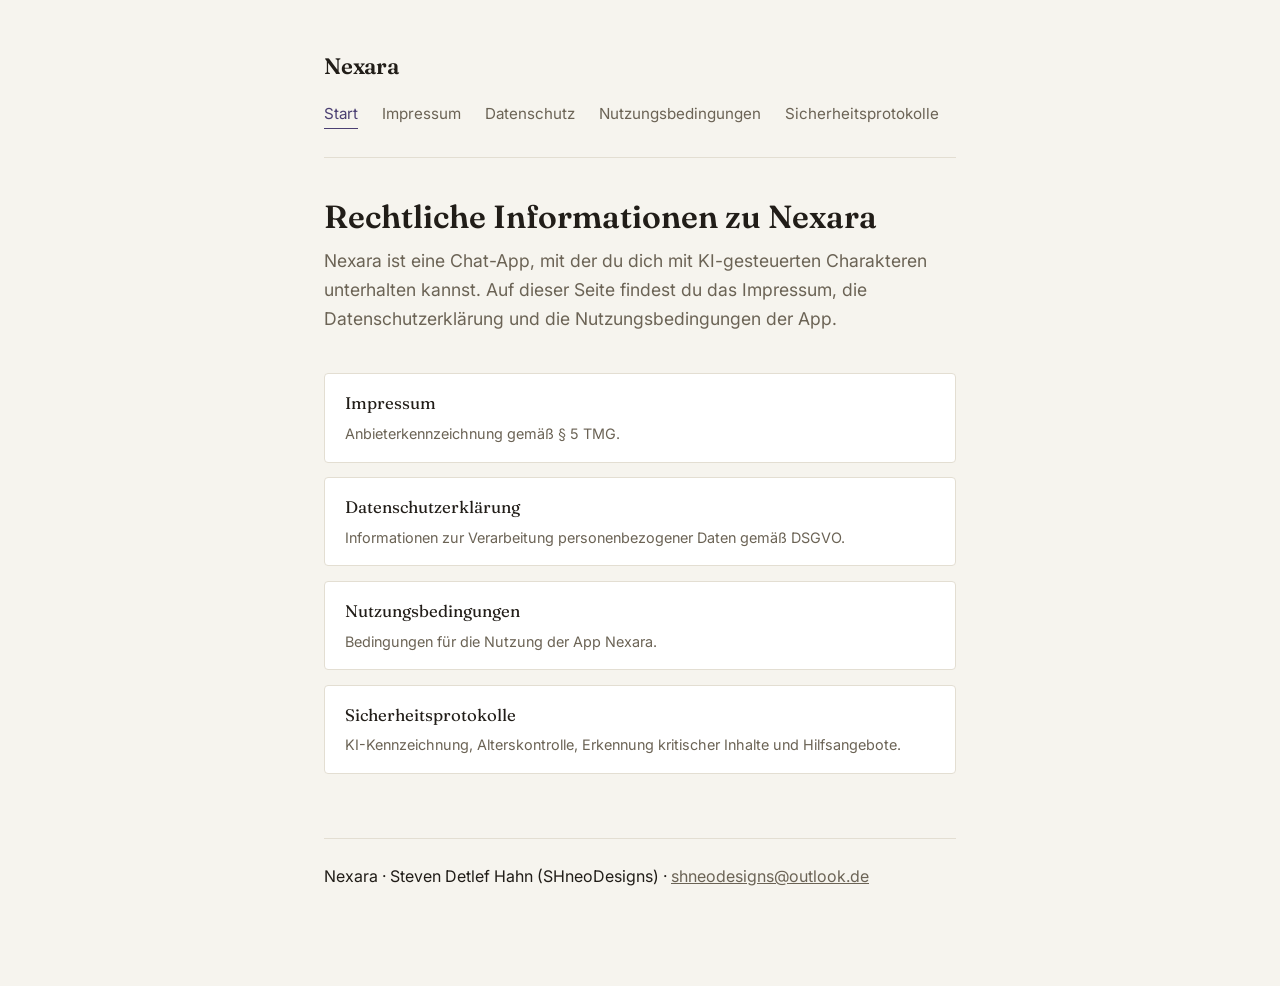
<file: index.html>
<!DOCTYPE html>
<html lang="de">
<head>
<meta charset="UTF-8">
<meta name="viewport" content="width=device-width, initial-scale=1">
<title>Nexara – Rechtliche Informationen</title>
<meta name="description" content="Impressum, Datenschutzerklärung und Nutzungsbedingungen der App Nexara.">
<link rel="preconnect" href="https://fonts.googleapis.com">
<link href="https://fonts.googleapis.com/css2?family=Fraunces:wght@500;600&family=Inter:wght@400;500&display=swap" rel="stylesheet">
<link rel="stylesheet" href="style.css">
</head>
<body>
<div class="wrap">
  <header class="site">
    <a class="wordmark" href="index.html">Nexara</a>
    <nav class="site">
      <a href="index.html" aria-current="page">Start</a>
      <a href="impressum.html">Impressum</a>
      <a href="datenschutz.html">Datenschutz</a>
      <a href="nutzungsbedingungen.html">Nutzungsbedingungen</a>
      <a href="sicherheitsprotokolle.html">Sicherheitsprotokolle</a>
    </nav>
  </header>
  <main>
    <h1>Rechtliche Informationen zu Nexara</h1>
    <p class="intro">Nexara ist eine Chat-App, mit der du dich mit KI-gesteuerten Charakteren unterhalten kannst. Auf dieser Seite findest du das Impressum, die Datenschutzerklärung und die Nutzungsbedingungen der App.</p>
    <ul class="doclist">
      <li><a href="impressum.html"><span class="label">Impressum</span><span class="desc">Anbieterkennzeichnung gemäß § 5 TMG.</span></a></li>
      <li><a href="datenschutz.html"><span class="label">Datenschutzerklärung</span><span class="desc">Informationen zur Verarbeitung personenbezogener Daten gemäß DSGVO.</span></a></li>
      <li><a href="nutzungsbedingungen.html"><span class="label">Nutzungsbedingungen</span><span class="desc">Bedingungen für die Nutzung der App Nexara.</span></a></li>
      <li><a href="sicherheitsprotokolle.html"><span class="label">Sicherheitsprotokolle</span><span class="desc">KI-Kennzeichnung, Alterskontrolle, Erkennung kritischer Inhalte und Hilfsangebote.</span></a></li>
    </ul>
  </main>
  <footer class="site">
    <p>Nexara · Steven Detlef Hahn (SHneoDesigns) · <a href="mailto:shneodesigns@outlook.de">shneodesigns@outlook.de</a></p>
  </footer>
</div>
</body>
</html>
</file>
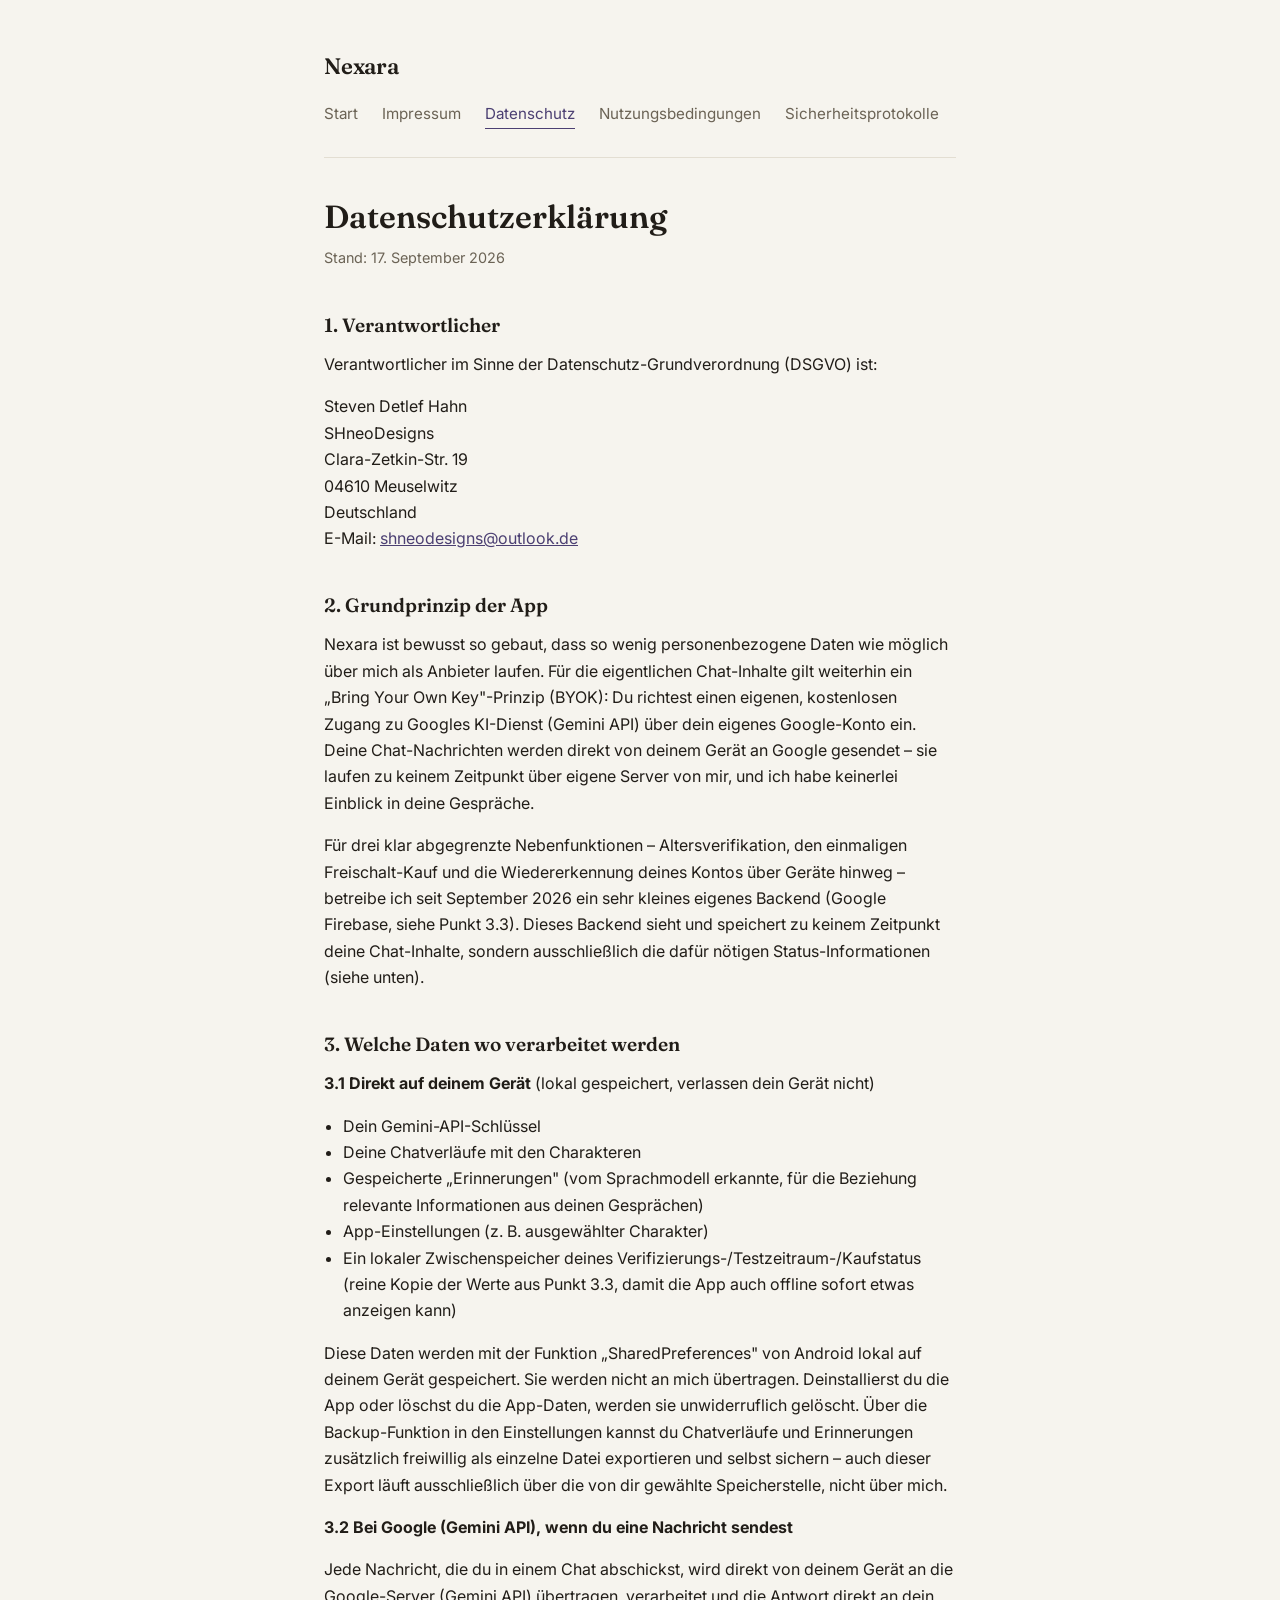
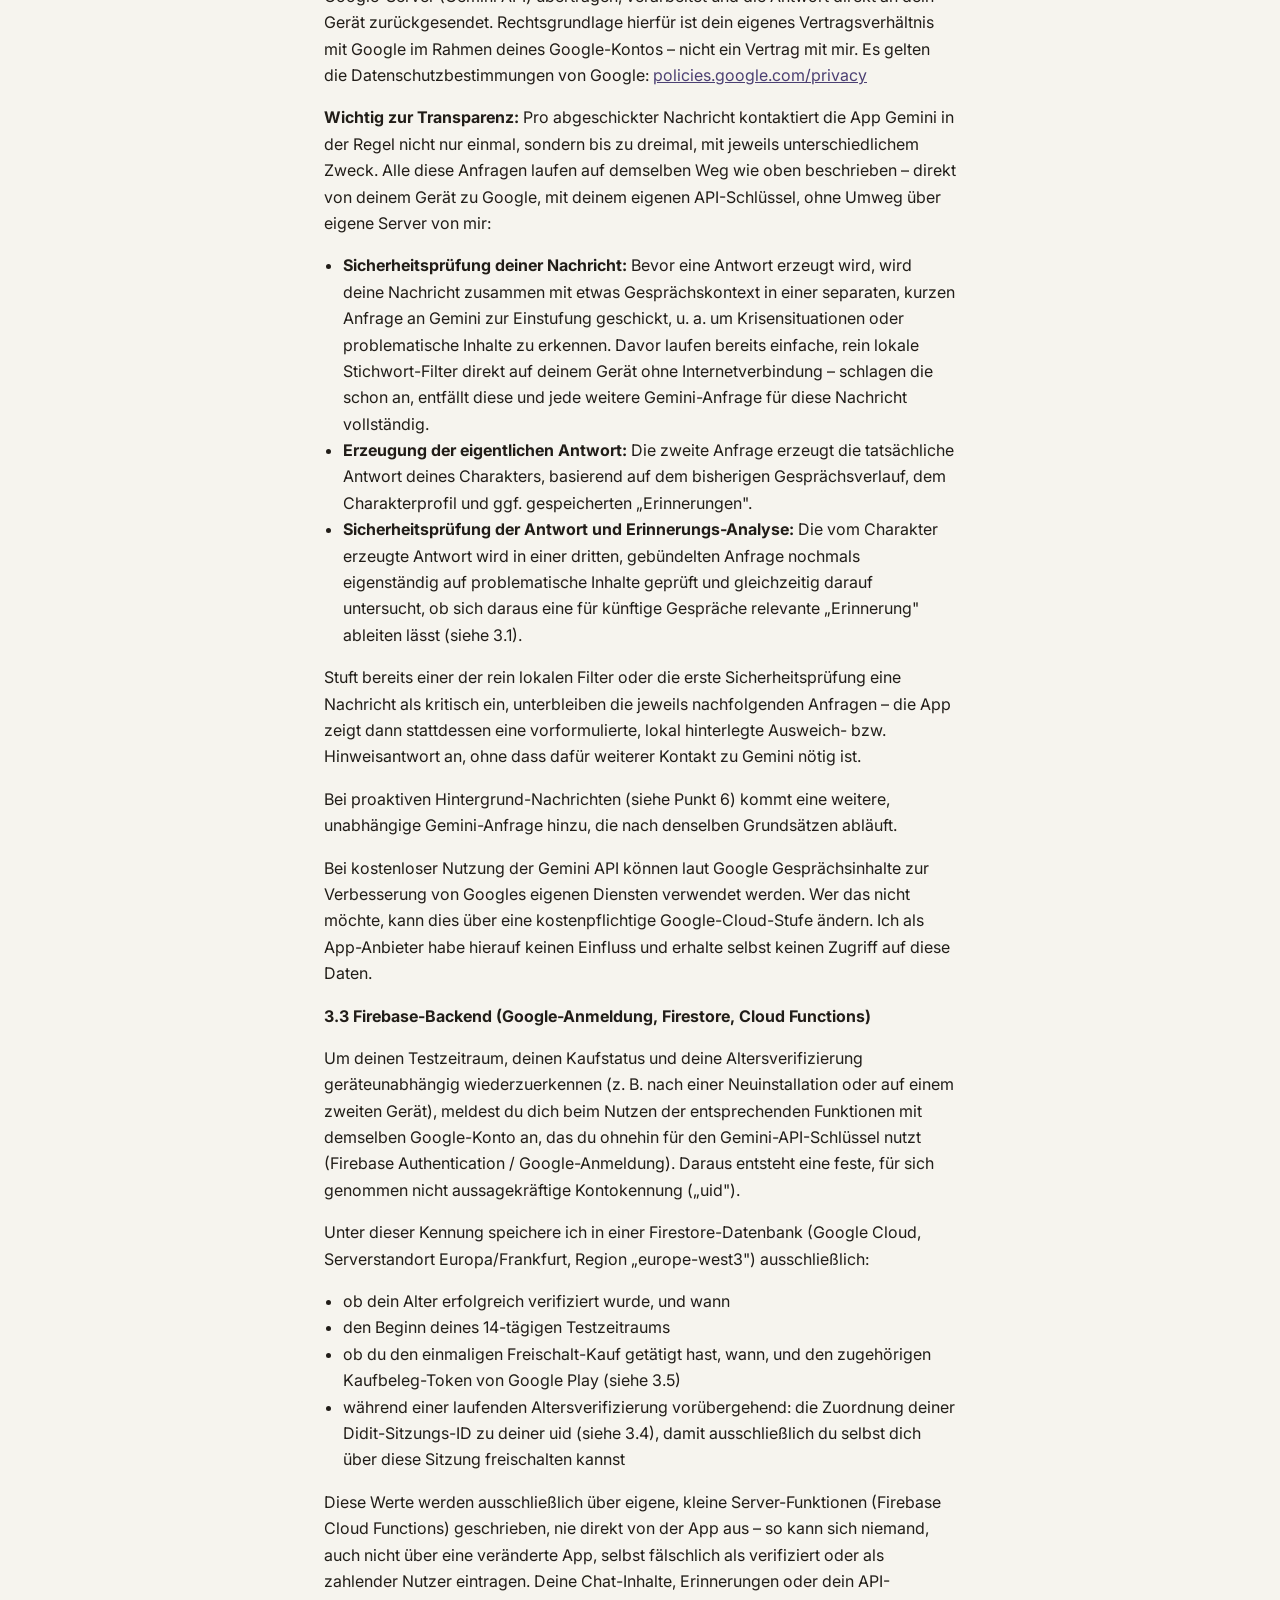
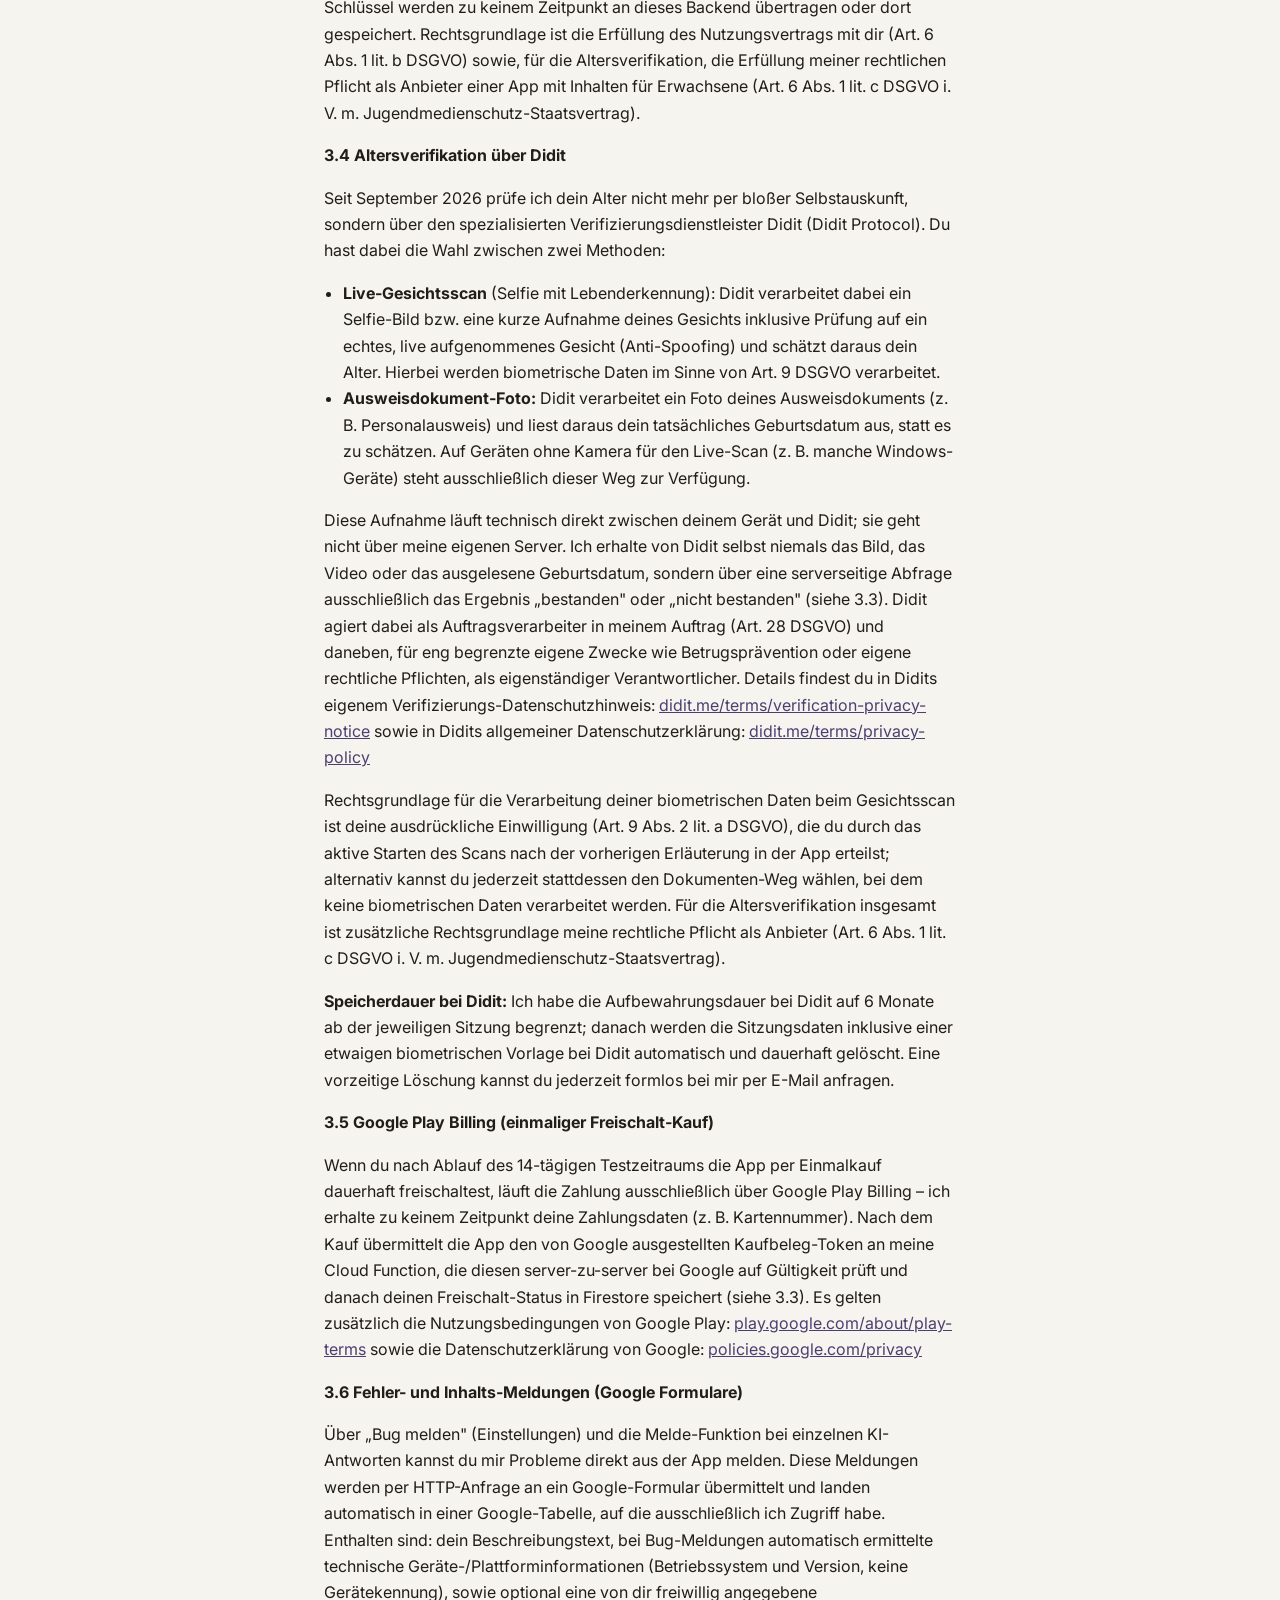
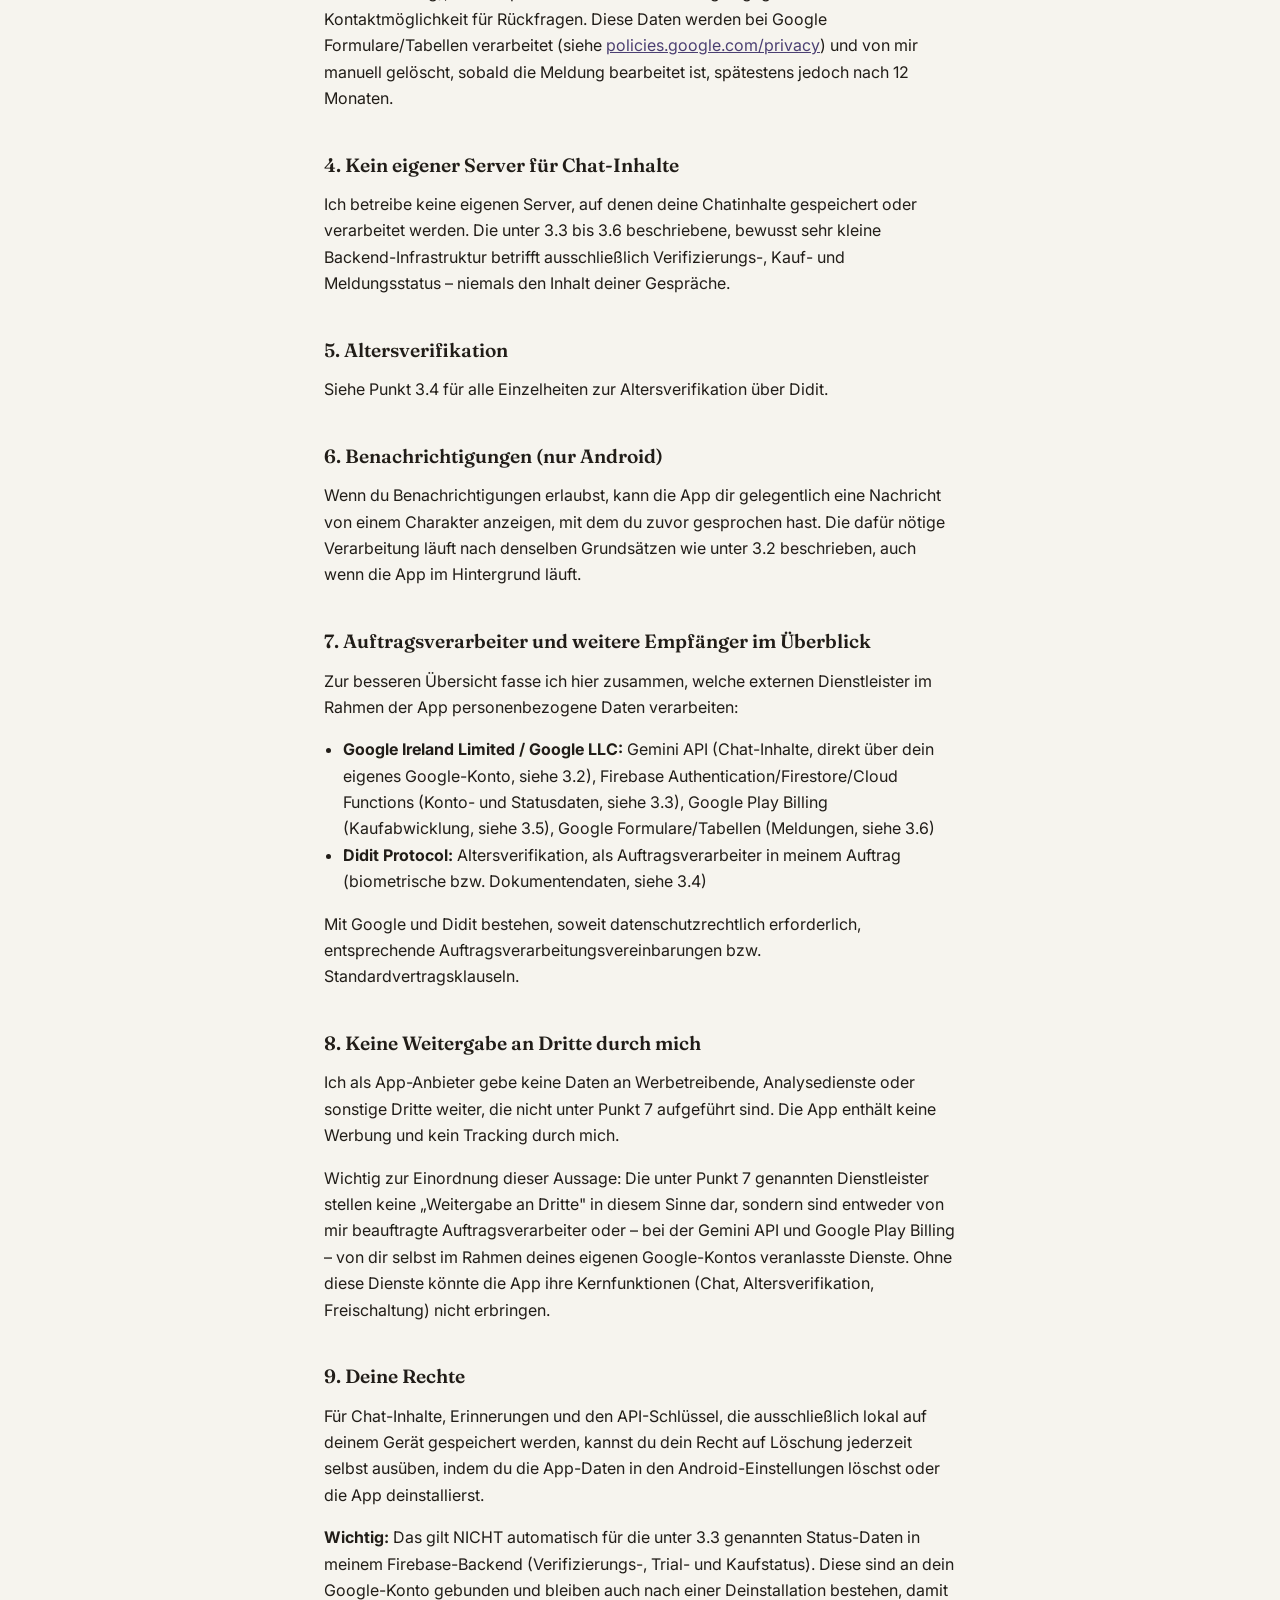
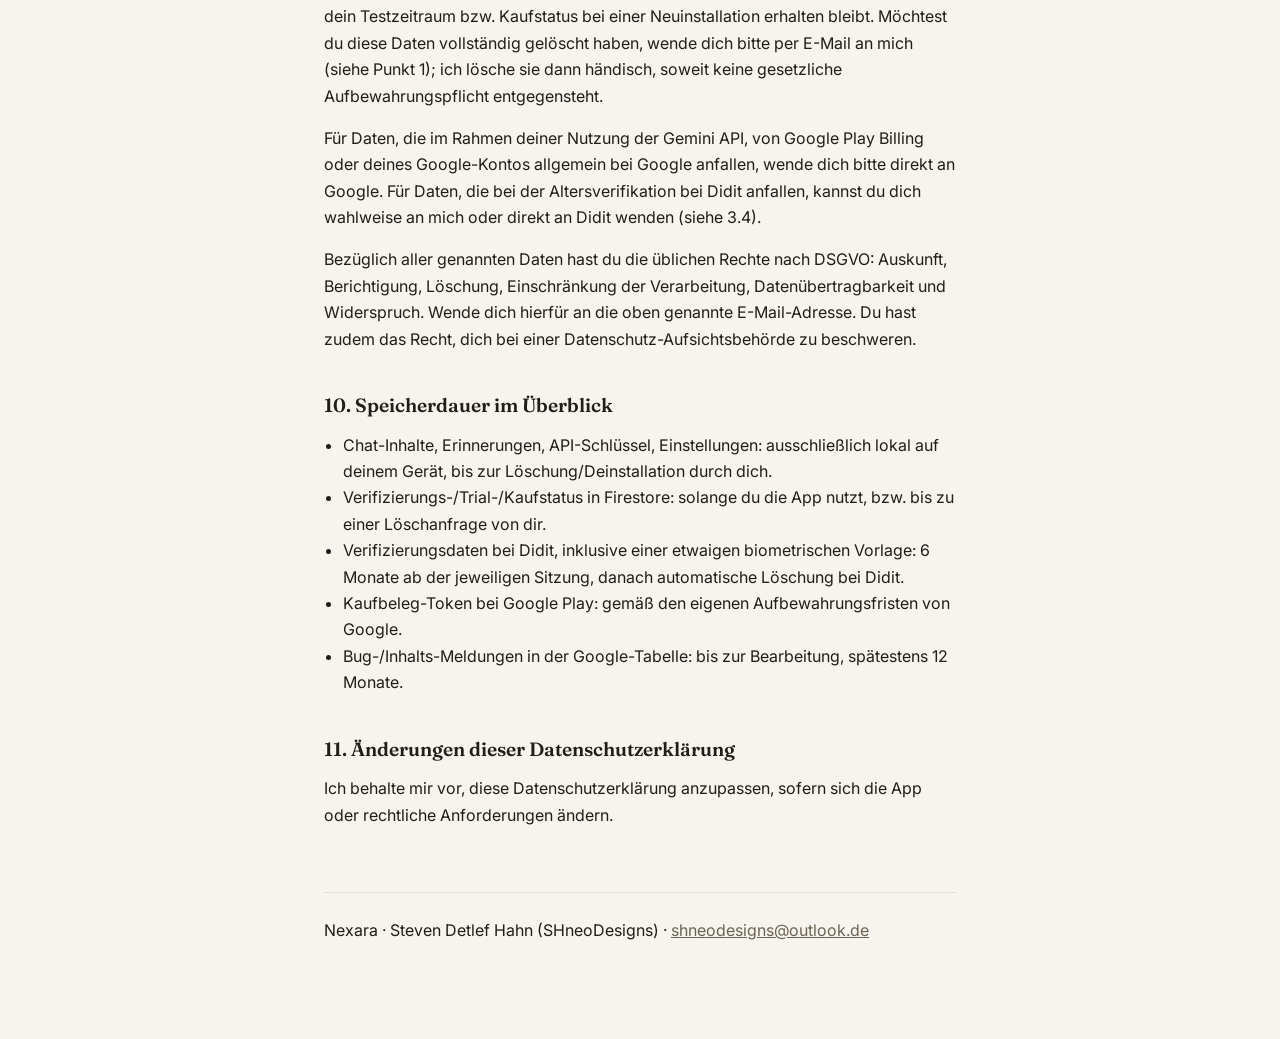
<file: datenschutz.html>
<!DOCTYPE html>
<html lang="de">
<head>
<meta charset="UTF-8">
<meta name="viewport" content="width=device-width, initial-scale=1">
<title>Datenschutzerklärung – Nexara</title>
<meta name="description" content="Datenschutzerklärung der App Nexara gemäß DSGVO.">
<link rel="preconnect" href="https://fonts.googleapis.com">
<link href="https://fonts.googleapis.com/css2?family=Fraunces:wght@500;600&family=Inter:wght@400;500&display=swap" rel="stylesheet">
<link rel="stylesheet" href="style.css">
</head>
<body>
<div class="wrap">

  <header class="site">
    <a class="wordmark" href="index.html">Nexara</a>
    <nav class="site">
      <a href="index.html">Start</a>
      <a href="impressum.html">Impressum</a>
      <a href="datenschutz.html" aria-current="page">Datenschutz</a>
      <a href="nutzungsbedingungen.html">Nutzungsbedingungen</a>
      <a href="sicherheitsprotokolle.html">Sicherheitsprotokolle</a>
    </nav>
  </header>

  <main>
    <h1>Datenschutzerklärung</h1>
    <p class="meta">Stand: 17. September 2026</p>

    <h2>1. Verantwortlicher</h2>
    <p>Verantwortlicher im Sinne der Datenschutz-Grundverordnung (DSGVO) ist:</p>
    <p>
      Steven Detlef Hahn<br>
      SHneoDesigns<br>
      Clara-Zetkin-Str. 19<br>
      04610 Meuselwitz<br>
      Deutschland<br>
      E-Mail: <a href="mailto:shneodesigns@outlook.de">shneodesigns@outlook.de</a>
    </p>

    <h2>2. Grundprinzip der App</h2>
    <p>Nexara ist bewusst so gebaut, dass so wenig personenbezogene Daten wie möglich über mich als Anbieter laufen. Für die eigentlichen Chat-Inhalte gilt weiterhin ein „Bring Your Own Key"-Prinzip (BYOK): Du richtest einen eigenen, kostenlosen Zugang zu Googles KI-Dienst (Gemini API) über dein eigenes Google-Konto ein. Deine Chat-Nachrichten werden direkt von deinem Gerät an Google gesendet – sie laufen zu keinem Zeitpunkt über eigene Server von mir, und ich habe keinerlei Einblick in deine Gespräche.</p>
    <p>Für drei klar abgegrenzte Nebenfunktionen – Altersverifikation, den einmaligen Freischalt-Kauf und die Wiedererkennung deines Kontos über Geräte hinweg – betreibe ich seit September 2026 ein sehr kleines eigenes Backend (Google Firebase, siehe Punkt 3.3). Dieses Backend sieht und speichert zu keinem Zeitpunkt deine Chat-Inhalte, sondern ausschließlich die dafür nötigen Status-Informationen (siehe unten).</p>

    <h2>3. Welche Daten wo verarbeitet werden</h2>
    <p><strong>3.1 Direkt auf deinem Gerät</strong> (lokal gespeichert, verlassen dein Gerät nicht)</p>
    <ul>
      <li>Dein Gemini-API-Schlüssel</li>
      <li>Deine Chatverläufe mit den Charakteren</li>
      <li>Gespeicherte „Erinnerungen" (vom Sprachmodell erkannte, für die Beziehung relevante Informationen aus deinen Gesprächen)</li>
      <li>App-Einstellungen (z. B. ausgewählter Charakter)</li>
      <li>Ein lokaler Zwischenspeicher deines Verifizierungs-/Testzeitraum-/Kaufstatus (reine Kopie der Werte aus Punkt 3.3, damit die App auch offline sofort etwas anzeigen kann)</li>
    </ul>
    <p>Diese Daten werden mit der Funktion „SharedPreferences" von Android lokal auf deinem Gerät gespeichert. Sie werden nicht an mich übertragen. Deinstallierst du die App oder löschst du die App-Daten, werden sie unwiderruflich gelöscht. Über die Backup-Funktion in den Einstellungen kannst du Chatverläufe und Erinnerungen zusätzlich freiwillig als einzelne Datei exportieren und selbst sichern – auch dieser Export läuft ausschließlich über die von dir gewählte Speicherstelle, nicht über mich.</p>

    <p><strong>3.2 Bei Google (Gemini API), wenn du eine Nachricht sendest</strong></p>
    <p>Jede Nachricht, die du in einem Chat abschickst, wird direkt von deinem Gerät an die Google-Server (Gemini API) übertragen, verarbeitet und die Antwort direkt an dein Gerät zurückgesendet. Rechtsgrundlage hierfür ist dein eigenes Vertragsverhältnis mit Google im Rahmen deines Google-Kontos – nicht ein Vertrag mit mir. Es gelten die Datenschutzbestimmungen von Google: <a href="https://policies.google.com/privacy" target="_blank" rel="noopener">policies.google.com/privacy</a></p>

    <p><strong>Wichtig zur Transparenz:</strong> Pro abgeschickter Nachricht kontaktiert die App Gemini in der Regel nicht nur einmal, sondern bis zu dreimal, mit jeweils unterschiedlichem Zweck. Alle diese Anfragen laufen auf demselben Weg wie oben beschrieben – direkt von deinem Gerät zu Google, mit deinem eigenen API-Schlüssel, ohne Umweg über eigene Server von mir:</p>
    <ul>
      <li><strong>Sicherheitsprüfung deiner Nachricht:</strong> Bevor eine Antwort erzeugt wird, wird deine Nachricht zusammen mit etwas Gesprächskontext in einer separaten, kurzen Anfrage an Gemini zur Einstufung geschickt, u. a. um Krisensituationen oder problematische Inhalte zu erkennen. Davor laufen bereits einfache, rein lokale Stichwort-Filter direkt auf deinem Gerät ohne Internetverbindung – schlagen die schon an, entfällt diese und jede weitere Gemini-Anfrage für diese Nachricht vollständig.</li>
      <li><strong>Erzeugung der eigentlichen Antwort:</strong> Die zweite Anfrage erzeugt die tatsächliche Antwort deines Charakters, basierend auf dem bisherigen Gesprächsverlauf, dem Charakterprofil und ggf. gespeicherten „Erinnerungen".</li>
      <li><strong>Sicherheitsprüfung der Antwort und Erinnerungs-Analyse:</strong> Die vom Charakter erzeugte Antwort wird in einer dritten, gebündelten Anfrage nochmals eigenständig auf problematische Inhalte geprüft und gleichzeitig darauf untersucht, ob sich daraus eine für künftige Gespräche relevante „Erinnerung" ableiten lässt (siehe 3.1).</li>
    </ul>
    <p>Stuft bereits einer der rein lokalen Filter oder die erste Sicherheitsprüfung eine Nachricht als kritisch ein, unterbleiben die jeweils nachfolgenden Anfragen – die App zeigt dann stattdessen eine vorformulierte, lokal hinterlegte Ausweich- bzw. Hinweisantwort an, ohne dass dafür weiterer Kontakt zu Gemini nötig ist.</p>
    <p>Bei proaktiven Hintergrund-Nachrichten (siehe Punkt 6) kommt eine weitere, unabhängige Gemini-Anfrage hinzu, die nach denselben Grundsätzen abläuft.</p>
    <p>Bei kostenloser Nutzung der Gemini API können laut Google Gesprächsinhalte zur Verbesserung von Googles eigenen Diensten verwendet werden. Wer das nicht möchte, kann dies über eine kostenpflichtige Google-Cloud-Stufe ändern. Ich als App-Anbieter habe hierauf keinen Einfluss und erhalte selbst keinen Zugriff auf diese Daten.</p>

    <p><strong>3.3 Firebase-Backend (Google-Anmeldung, Firestore, Cloud Functions)</strong></p>
    <p>Um deinen Testzeitraum, deinen Kaufstatus und deine Altersverifizierung geräteunabhängig wiederzuerkennen (z. B. nach einer Neuinstallation oder auf einem zweiten Gerät), meldest du dich beim Nutzen der entsprechenden Funktionen mit demselben Google-Konto an, das du ohnehin für den Gemini-API-Schlüssel nutzt (Firebase Authentication / Google-Anmeldung). Daraus entsteht eine feste, für sich genommen nicht aussagekräftige Kontokennung („uid").</p>
    <p>Unter dieser Kennung speichere ich in einer Firestore-Datenbank (Google Cloud, Serverstandort Europa/Frankfurt, Region „europe-west3") ausschließlich:</p>
    <ul>
      <li>ob dein Alter erfolgreich verifiziert wurde, und wann</li>
      <li>den Beginn deines 14-tägigen Testzeitraums</li>
      <li>ob du den einmaligen Freischalt-Kauf getätigt hast, wann, und den zugehörigen Kaufbeleg-Token von Google Play (siehe 3.5)</li>
      <li>während einer laufenden Altersverifizierung vorübergehend: die Zuordnung deiner Didit-Sitzungs-ID zu deiner uid (siehe 3.4), damit ausschließlich du selbst dich über diese Sitzung freischalten kannst</li>
    </ul>
    <p>Diese Werte werden ausschließlich über eigene, kleine Server-Funktionen (Firebase Cloud Functions) geschrieben, nie direkt von der App aus – so kann sich niemand, auch nicht über eine veränderte App, selbst fälschlich als verifiziert oder als zahlender Nutzer eintragen. Deine Chat-Inhalte, Erinnerungen oder dein API-Schlüssel werden zu keinem Zeitpunkt an dieses Backend übertragen oder dort gespeichert. Rechtsgrundlage ist die Erfüllung des Nutzungsvertrags mit dir (Art. 6 Abs. 1 lit. b DSGVO) sowie, für die Altersverifikation, die Erfüllung meiner rechtlichen Pflicht als Anbieter einer App mit Inhalten für Erwachsene (Art. 6 Abs. 1 lit. c DSGVO i. V. m. Jugendmedienschutz-Staatsvertrag).</p>

    <p><strong>3.4 Altersverifikation über Didit</strong></p>
    <p>Seit September 2026 prüfe ich dein Alter nicht mehr per bloßer Selbstauskunft, sondern über den spezialisierten Verifizierungsdienstleister Didit (Didit Protocol). Du hast dabei die Wahl zwischen zwei Methoden:</p>
    <ul>
      <li><strong>Live-Gesichtsscan</strong> (Selfie mit Lebenderkennung): Didit verarbeitet dabei ein Selfie-Bild bzw. eine kurze Aufnahme deines Gesichts inklusive Prüfung auf ein echtes, live aufgenommenes Gesicht (Anti-Spoofing) und schätzt daraus dein Alter. Hierbei werden biometrische Daten im Sinne von Art. 9 DSGVO verarbeitet.</li>
      <li><strong>Ausweisdokument-Foto:</strong> Didit verarbeitet ein Foto deines Ausweisdokuments (z. B. Personalausweis) und liest daraus dein tatsächliches Geburtsdatum aus, statt es zu schätzen. Auf Geräten ohne Kamera für den Live-Scan (z. B. manche Windows-Geräte) steht ausschließlich dieser Weg zur Verfügung.</li>
    </ul>
    <p>Diese Aufnahme läuft technisch direkt zwischen deinem Gerät und Didit; sie geht nicht über meine eigenen Server. Ich erhalte von Didit selbst niemals das Bild, das Video oder das ausgelesene Geburtsdatum, sondern über eine serverseitige Abfrage ausschließlich das Ergebnis „bestanden" oder „nicht bestanden" (siehe 3.3). Didit agiert dabei als Auftragsverarbeiter in meinem Auftrag (Art. 28 DSGVO) und daneben, für eng begrenzte eigene Zwecke wie Betrugsprävention oder eigene rechtliche Pflichten, als eigenständiger Verantwortlicher. Details findest du in Didits eigenem Verifizierungs-Datenschutzhinweis: <a href="https://didit.me/terms/verification-privacy-notice/" target="_blank" rel="noopener">didit.me/terms/verification-privacy-notice</a> sowie in Didits allgemeiner Datenschutzerklärung: <a href="https://didit.me/terms/privacy-policy/" target="_blank" rel="noopener">didit.me/terms/privacy-policy</a></p>
    <p>Rechtsgrundlage für die Verarbeitung deiner biometrischen Daten beim Gesichtsscan ist deine ausdrückliche Einwilligung (Art. 9 Abs. 2 lit. a DSGVO), die du durch das aktive Starten des Scans nach der vorherigen Erläuterung in der App erteilst; alternativ kannst du jederzeit stattdessen den Dokumenten-Weg wählen, bei dem keine biometrischen Daten verarbeitet werden. Für die Altersverifikation insgesamt ist zusätzliche Rechtsgrundlage meine rechtliche Pflicht als Anbieter (Art. 6 Abs. 1 lit. c DSGVO i. V. m. Jugendmedienschutz-Staatsvertrag).</p>
    <p><strong>Speicherdauer bei Didit:</strong> Ich habe die Aufbewahrungsdauer bei Didit auf 6 Monate ab der jeweiligen Sitzung begrenzt; danach werden die Sitzungsdaten inklusive einer etwaigen biometrischen Vorlage bei Didit automatisch und dauerhaft gelöscht. Eine vorzeitige Löschung kannst du jederzeit formlos bei mir per E-Mail anfragen.</p>

    <p><strong>3.5 Google Play Billing (einmaliger Freischalt-Kauf)</strong></p>
    <p>Wenn du nach Ablauf des 14-tägigen Testzeitraums die App per Einmalkauf dauerhaft freischaltest, läuft die Zahlung ausschließlich über Google Play Billing – ich erhalte zu keinem Zeitpunkt deine Zahlungsdaten (z. B. Kartennummer). Nach dem Kauf übermittelt die App den von Google ausgestellten Kaufbeleg-Token an meine Cloud Function, die diesen server-zu-server bei Google auf Gültigkeit prüft und danach deinen Freischalt-Status in Firestore speichert (siehe 3.3). Es gelten zusätzlich die Nutzungsbedingungen von Google Play: <a href="https://play.google.com/about/play-terms/" target="_blank" rel="noopener">play.google.com/about/play-terms</a> sowie die Datenschutzerklärung von Google: <a href="https://policies.google.com/privacy" target="_blank" rel="noopener">policies.google.com/privacy</a></p>
    <p><strong>3.6 Fehler- und Inhalts-Meldungen (Google Formulare)</strong></p>
    <p>Über „Bug melden" (Einstellungen) und die Melde-Funktion bei einzelnen KI-Antworten kannst du mir Probleme direkt aus der App melden. Diese Meldungen werden per HTTP-Anfrage an ein Google-Formular übermittelt und landen automatisch in einer Google-Tabelle, auf die ausschließlich ich Zugriff habe. Enthalten sind: dein Beschreibungstext, bei Bug-Meldungen automatisch ermittelte technische Geräte-/Plattforminformationen (Betriebssystem und Version, keine Gerätekennung), sowie optional eine von dir freiwillig angegebene Kontaktmöglichkeit für Rückfragen. Diese Daten werden bei Google Formulare/Tabellen verarbeitet (siehe <a href="https://policies.google.com/privacy" target="_blank" rel="noopener">policies.google.com/privacy</a>) und von mir manuell gelöscht, sobald die Meldung bearbeitet ist, spätestens jedoch nach 12 Monaten.</p>

    <h2>4. Kein eigener Server für Chat-Inhalte</h2>
    <p>Ich betreibe keine eigenen Server, auf denen deine Chatinhalte gespeichert oder verarbeitet werden. Die unter 3.3 bis 3.6 beschriebene, bewusst sehr kleine Backend-Infrastruktur betrifft ausschließlich Verifizierungs-, Kauf- und Meldungsstatus – niemals den Inhalt deiner Gespräche.</p>

    <h2>5. Altersverifikation</h2>
    <p>Siehe Punkt 3.4 für alle Einzelheiten zur Altersverifikation über Didit.</p>
    <h2>6. Benachrichtigungen (nur Android)</h2>
    <p>Wenn du Benachrichtigungen erlaubst, kann die App dir gelegentlich eine Nachricht von einem Charakter anzeigen, mit dem du zuvor gesprochen hast. Die dafür nötige Verarbeitung läuft nach denselben Grundsätzen wie unter 3.2 beschrieben, auch wenn die App im Hintergrund läuft.</p>

    <h2>7. Auftragsverarbeiter und weitere Empfänger im Überblick</h2>
    <p>Zur besseren Übersicht fasse ich hier zusammen, welche externen Dienstleister im Rahmen der App personenbezogene Daten verarbeiten:</p>
    <ul>
      <li><strong>Google Ireland Limited / Google LLC:</strong> Gemini API (Chat-Inhalte, direkt über dein eigenes Google-Konto, siehe 3.2), Firebase Authentication/Firestore/Cloud Functions (Konto- und Statusdaten, siehe 3.3), Google Play Billing (Kaufabwicklung, siehe 3.5), Google Formulare/Tabellen (Meldungen, siehe 3.6)</li>
      <li><strong>Didit Protocol:</strong> Altersverifikation, als Auftragsverarbeiter in meinem Auftrag (biometrische bzw. Dokumentendaten, siehe 3.4)</li>
    </ul>
    <p>Mit Google und Didit bestehen, soweit datenschutzrechtlich erforderlich, entsprechende Auftragsverarbeitungsvereinbarungen bzw. Standardvertragsklauseln.</p>
    <h2>8. Keine Weitergabe an Dritte durch mich</h2>
    <p>Ich als App-Anbieter gebe keine Daten an Werbetreibende, Analysedienste oder sonstige Dritte weiter, die nicht unter Punkt 7 aufgeführt sind. Die App enthält keine Werbung und kein Tracking durch mich.</p>
    <p>Wichtig zur Einordnung dieser Aussage: Die unter Punkt 7 genannten Dienstleister stellen keine „Weitergabe an Dritte" in diesem Sinne dar, sondern sind entweder von mir beauftragte Auftragsverarbeiter oder – bei der Gemini API und Google Play Billing – von dir selbst im Rahmen deines eigenen Google-Kontos veranlasste Dienste. Ohne diese Dienste könnte die App ihre Kernfunktionen (Chat, Altersverifikation, Freischaltung) nicht erbringen.</p>

    <h2>9. Deine Rechte</h2>
    <p>Für Chat-Inhalte, Erinnerungen und den API-Schlüssel, die ausschließlich lokal auf deinem Gerät gespeichert werden, kannst du dein Recht auf Löschung jederzeit selbst ausüben, indem du die App-Daten in den Android-Einstellungen löschst oder die App deinstallierst.</p>
    <p><strong>Wichtig:</strong> Das gilt NICHT automatisch für die unter 3.3 genannten Status-Daten in meinem Firebase-Backend (Verifizierungs-, Trial- und Kaufstatus). Diese sind an dein Google-Konto gebunden und bleiben auch nach einer Deinstallation bestehen, damit dein Testzeitraum bzw. Kaufstatus bei einer Neuinstallation erhalten bleibt. Möchtest du diese Daten vollständig gelöscht haben, wende dich bitte per E-Mail an mich (siehe Punkt 1); ich lösche sie dann händisch, soweit keine gesetzliche Aufbewahrungspflicht entgegensteht.</p>
    <p>Für Daten, die im Rahmen deiner Nutzung der Gemini API, von Google Play Billing oder deines Google-Kontos allgemein bei Google anfallen, wende dich bitte direkt an Google. Für Daten, die bei der Altersverifikation bei Didit anfallen, kannst du dich wahlweise an mich oder direkt an Didit wenden (siehe 3.4).</p>
    <p>Bezüglich aller genannten Daten hast du die üblichen Rechte nach DSGVO: Auskunft, Berichtigung, Löschung, Einschränkung der Verarbeitung, Datenübertragbarkeit und Widerspruch. Wende dich hierfür an die oben genannte E-Mail-Adresse. Du hast zudem das Recht, dich bei einer Datenschutz-Aufsichtsbehörde zu beschweren.</p>
    <h2>10. Speicherdauer im Überblick</h2>
    <ul>
      <li>Chat-Inhalte, Erinnerungen, API-Schlüssel, Einstellungen: ausschließlich lokal auf deinem Gerät, bis zur Löschung/Deinstallation durch dich.</li>
      <li>Verifizierungs-/Trial-/Kaufstatus in Firestore: solange du die App nutzt, bzw. bis zu einer Löschanfrage von dir.</li>
      <li>Verifizierungsdaten bei Didit, inklusive einer etwaigen biometrischen Vorlage: 6 Monate ab der jeweiligen Sitzung, danach automatische Löschung bei Didit.</li>
      <li>Kaufbeleg-Token bei Google Play: gemäß den eigenen Aufbewahrungsfristen von Google.</li>
      <li>Bug-/Inhalts-Meldungen in der Google-Tabelle: bis zur Bearbeitung, spätestens 12 Monate.</li>
    </ul>

    <h2>11. Änderungen dieser Datenschutzerklärung</h2>
    <p>Ich behalte mir vor, diese Datenschutzerklärung anzupassen, sofern sich die App oder rechtliche Anforderungen ändern.</p>

  </main>

  <footer class="site">
    <p>Nexara · Steven Detlef Hahn (SHneoDesigns) · <a href="mailto:shneodesigns@outlook.de">shneodesigns@outlook.de</a></p>
  </footer>

</div>
</body>
</html>
</file>
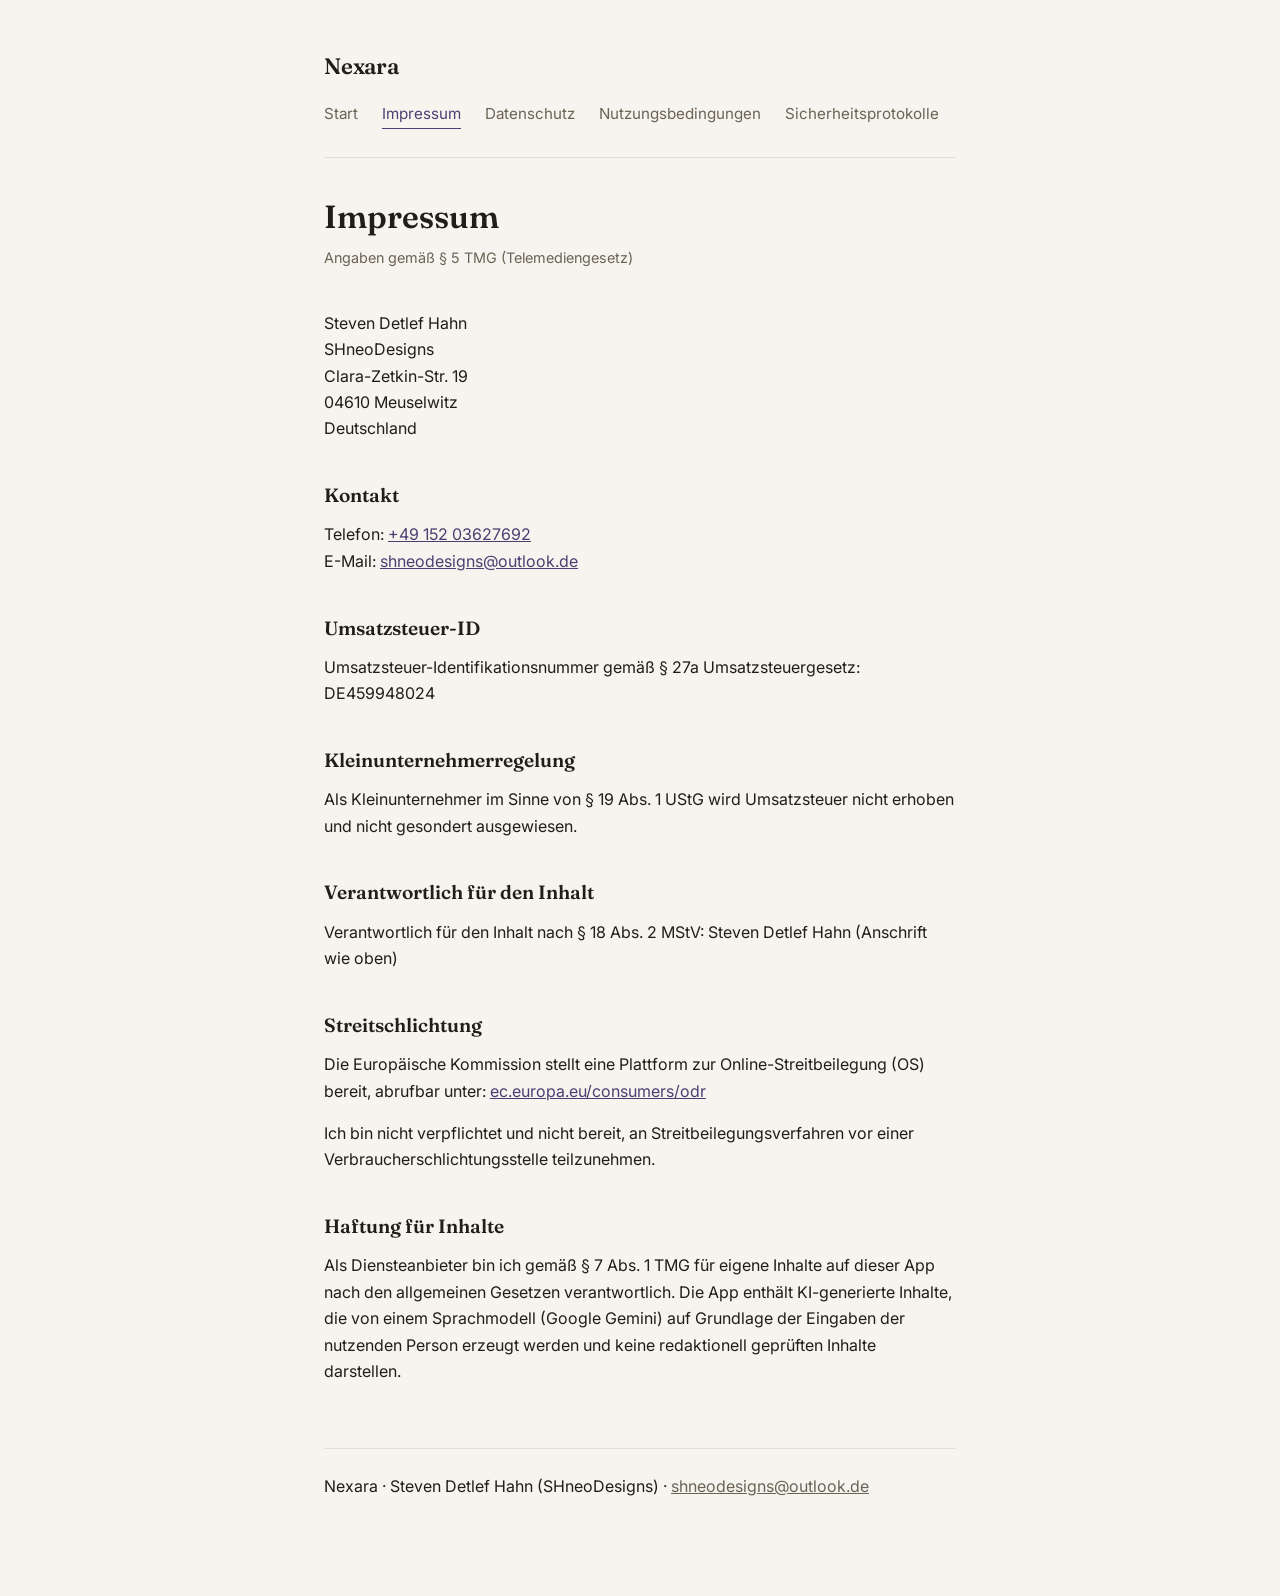
<file: impressum.html>
<!DOCTYPE html>
<html lang="de">
<head>
<meta charset="UTF-8">
<meta name="viewport" content="width=device-width, initial-scale=1">
<title>Impressum – Nexara</title>
<meta name="description" content="Impressum der App Nexara gemäß § 5 TMG.">
<link rel="preconnect" href="https://fonts.googleapis.com">
<link href="https://fonts.googleapis.com/css2?family=Fraunces:wght@500;600&family=Inter:wght@400;500&display=swap" rel="stylesheet">
<link rel="stylesheet" href="style.css">
</head>
<body>
<div class="wrap">

  <header class="site">
    <a class="wordmark" href="index.html">Nexara</a>
    <nav class="site">
      <a href="index.html">Start</a>
      <a href="impressum.html" aria-current="page">Impressum</a>
      <a href="datenschutz.html">Datenschutz</a>
      <a href="nutzungsbedingungen.html">Nutzungsbedingungen</a>
      <a href="sicherheitsprotokolle.html">Sicherheitsprotokolle</a>
    </nav>
  </header>

  <main>
    <h1>Impressum</h1>
    <p class="meta">Angaben gemäß § 5 TMG (Telemediengesetz)</p>

    <p>
      Steven Detlef Hahn<br>
      SHneoDesigns<br>
      Clara-Zetkin-Str. 19<br>
      04610 Meuselwitz<br>
      Deutschland
    </p>

    <h2>Kontakt</h2>
    <p>
      Telefon: <a href="tel:+4915203627692">+49 152 03627692</a><br>
      E-Mail: <a href="mailto:shneodesigns@outlook.de">shneodesigns@outlook.de</a>
    </p>

    <h2>Umsatzsteuer-ID</h2>
    <p>Umsatzsteuer-Identifikationsnummer gemäß § 27a Umsatzsteuergesetz: DE459948024</p>

    <h2>Kleinunternehmerregelung</h2>
    <p>Als Kleinunternehmer im Sinne von § 19 Abs. 1 UStG wird Umsatzsteuer nicht erhoben und nicht gesondert ausgewiesen.</p>

    <h2>Verantwortlich für den Inhalt</h2>
    <p>Verantwortlich für den Inhalt nach § 18 Abs. 2 MStV: Steven Detlef Hahn (Anschrift wie oben)</p>

    <h2>Streitschlichtung</h2>
    <p>Die Europäische Kommission stellt eine Plattform zur Online-Streitbeilegung (OS) bereit, abrufbar unter: <a href="https://ec.europa.eu/consumers/odr/" target="_blank" rel="noopener">ec.europa.eu/consumers/odr</a></p>
    <p>Ich bin nicht verpflichtet und nicht bereit, an Streitbeilegungsverfahren vor einer Verbraucherschlichtungsstelle teilzunehmen.</p>

    <h2>Haftung für Inhalte</h2>
    <p>Als Diensteanbieter bin ich gemäß § 7 Abs. 1 TMG für eigene Inhalte auf dieser App nach den allgemeinen Gesetzen verantwortlich. Die App enthält KI-generierte Inhalte, die von einem Sprachmodell (Google Gemini) auf Grundlage der Eingaben der nutzenden Person erzeugt werden und keine redaktionell geprüften Inhalte darstellen.</p>
  </main>

  <footer class="site">
    <p>Nexara · Steven Detlef Hahn (SHneoDesigns) · <a href="mailto:shneodesigns@outlook.de">shneodesigns@outlook.de</a></p>
  </footer>

</div>
</body>
</html>
</file>
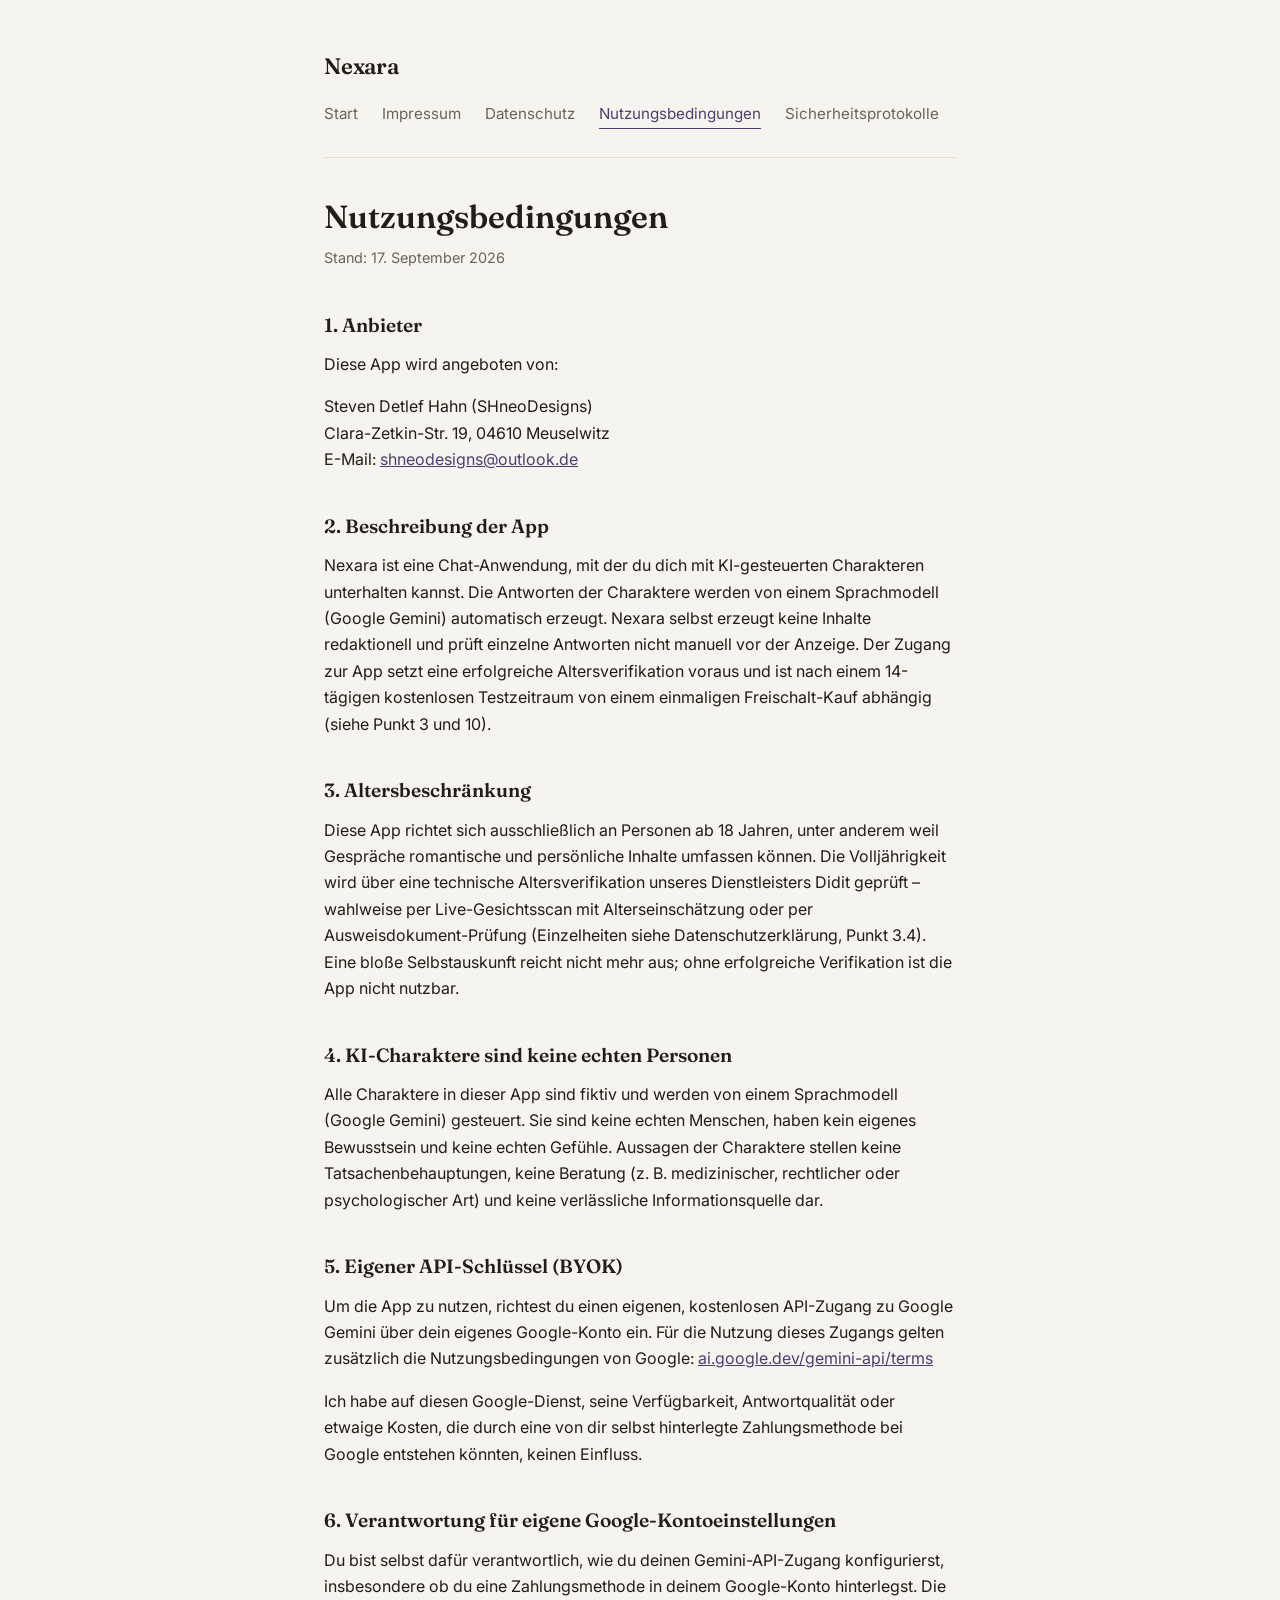
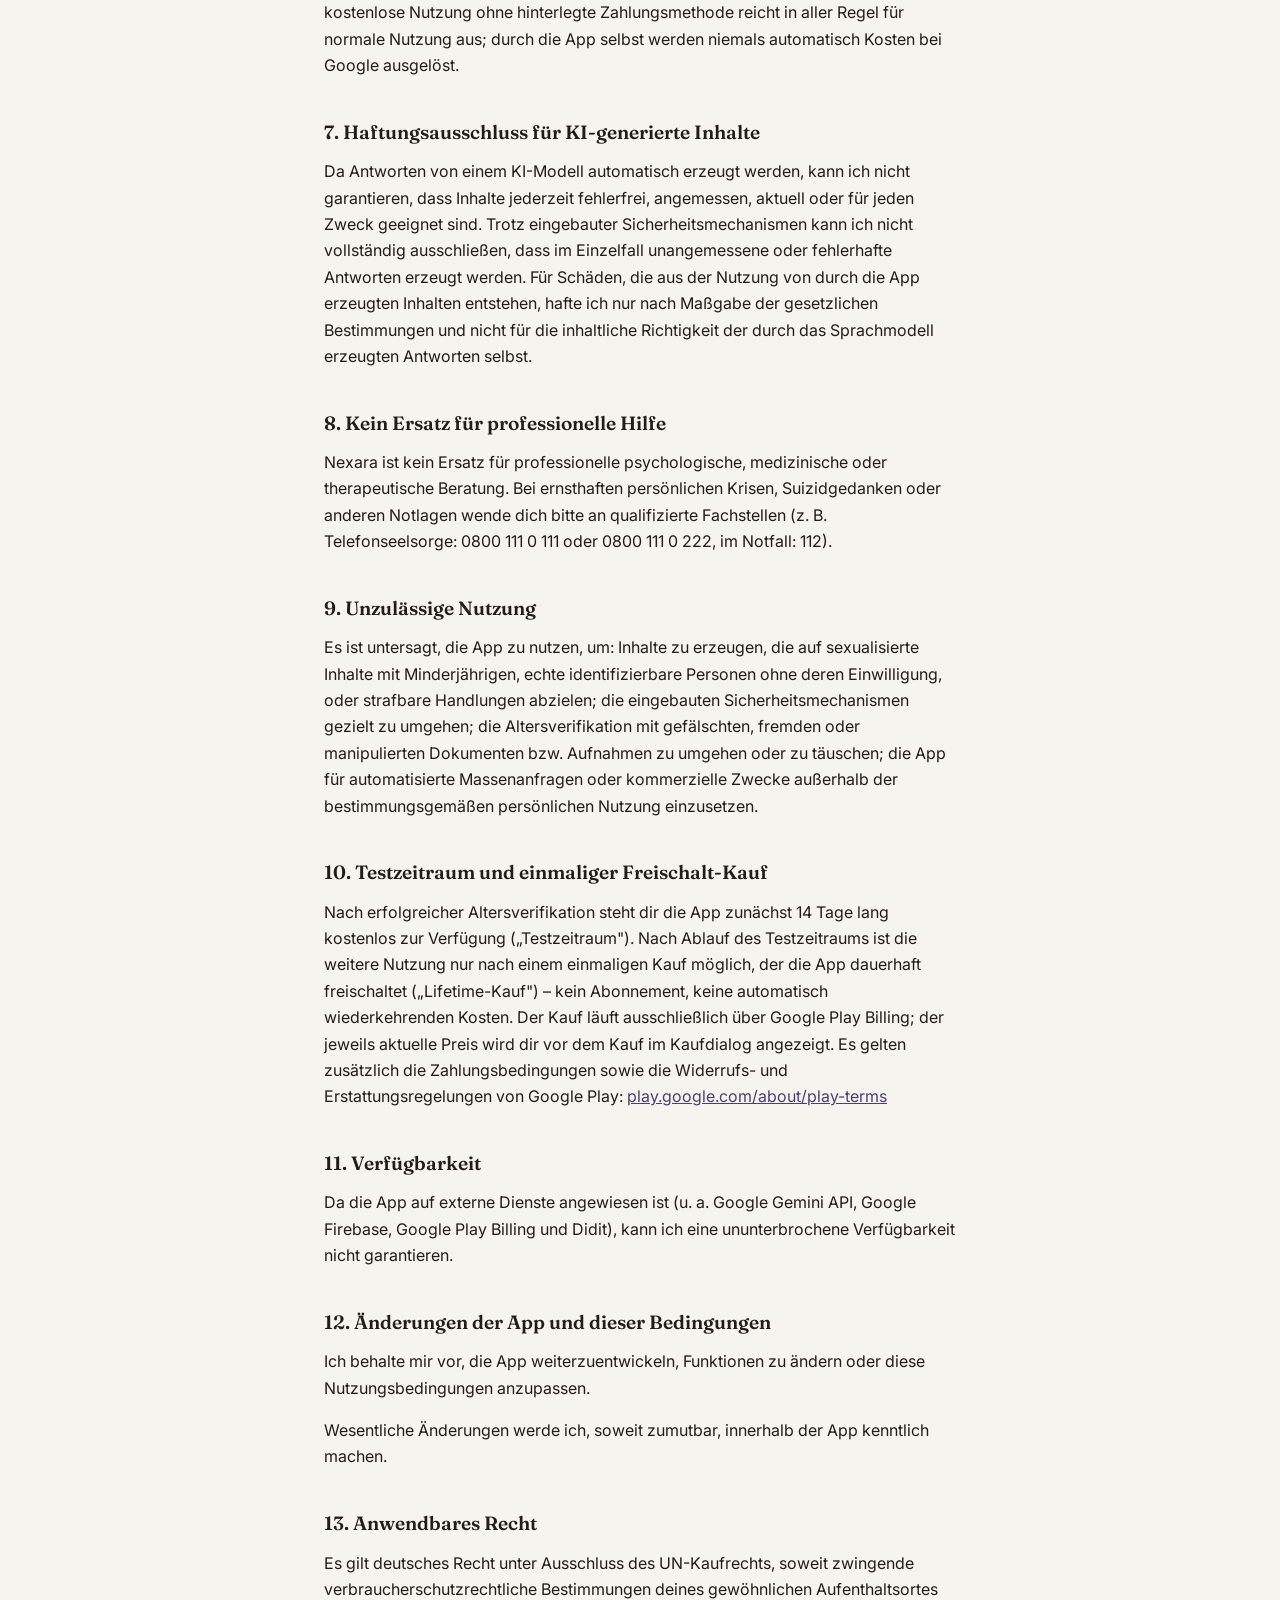
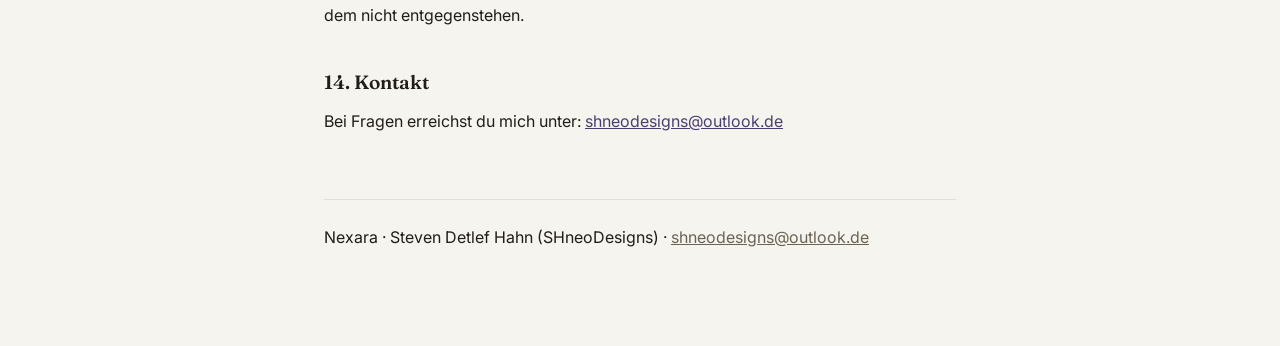
<file: nutzungsbedingungen.html>
<!DOCTYPE html>
<html lang="de">
<head>
<meta charset="UTF-8">
<meta name="viewport" content="width=device-width, initial-scale=1">
<title>Nutzungsbedingungen – Nexara</title>
<meta name="description" content="Nutzungsbedingungen der App Nexara.">
<link rel="preconnect" href="https://fonts.googleapis.com">
<link href="https://fonts.googleapis.com/css2?family=Fraunces:wght@500;600&family=Inter:wght@400;500&display=swap" rel="stylesheet">
<link rel="stylesheet" href="style.css">
</head>
<body>
<div class="wrap">

  <header class="site">
    <a class="wordmark" href="index.html">Nexara</a>
    <nav class="site">
      <a href="index.html">Start</a>
      <a href="impressum.html">Impressum</a>
      <a href="datenschutz.html">Datenschutz</a>
      <a href="nutzungsbedingungen.html" aria-current="page">Nutzungsbedingungen</a>
      <a href="sicherheitsprotokolle.html">Sicherheitsprotokolle</a>
    </nav>
  </header>

  <main>
    <h1>Nutzungsbedingungen</h1>
    <p class="meta">Stand: 17. September 2026</p>

    <h2>1. Anbieter</h2>
    <p>Diese App wird angeboten von:</p>
    <p>
      Steven Detlef Hahn (SHneoDesigns)<br>
      Clara-Zetkin-Str. 19, 04610 Meuselwitz<br>
      E-Mail: <a href="mailto:shneodesigns@outlook.de">shneodesigns@outlook.de</a>
    </p>

    <h2>2. Beschreibung der App</h2>
    <p>Nexara ist eine Chat-Anwendung, mit der du dich mit KI-gesteuerten Charakteren unterhalten kannst. Die Antworten der Charaktere werden von einem Sprachmodell (Google Gemini) automatisch erzeugt. Nexara selbst erzeugt keine Inhalte redaktionell und prüft einzelne Antworten nicht manuell vor der Anzeige. Der Zugang zur App setzt eine erfolgreiche Altersverifikation voraus und ist nach einem 14-tägigen kostenlosen Testzeitraum von einem einmaligen Freischalt-Kauf abhängig (siehe Punkt 3 und 10).</p>

    <h2>3. Altersbeschränkung</h2>
    <p>Diese App richtet sich ausschließlich an Personen ab 18 Jahren, unter anderem weil Gespräche romantische und persönliche Inhalte umfassen können. Die Volljährigkeit wird über eine technische Altersverifikation unseres Dienstleisters Didit geprüft – wahlweise per Live-Gesichtsscan mit Alterseinschätzung oder per Ausweisdokument-Prüfung (Einzelheiten siehe Datenschutzerklärung, Punkt 3.4). Eine bloße Selbstauskunft reicht nicht mehr aus; ohne erfolgreiche Verifikation ist die App nicht nutzbar.</p>
    <h2>4. KI-Charaktere sind keine echten Personen</h2>
    <p>Alle Charaktere in dieser App sind fiktiv und werden von einem Sprachmodell (Google Gemini) gesteuert. Sie sind keine echten Menschen, haben kein eigenes Bewusstsein und keine echten Gefühle. Aussagen der Charaktere stellen keine Tatsachenbehauptungen, keine Beratung (z. B. medizinischer, rechtlicher oder psychologischer Art) und keine verlässliche Informationsquelle dar.</p>

    <h2>5. Eigener API-Schlüssel (BYOK)</h2>
    <p>Um die App zu nutzen, richtest du einen eigenen, kostenlosen API-Zugang zu Google Gemini über dein eigenes Google-Konto ein. Für die Nutzung dieses Zugangs gelten zusätzlich die Nutzungsbedingungen von Google: <a href="https://ai.google.dev/gemini-api/terms" target="_blank" rel="noopener">ai.google.dev/gemini-api/terms</a></p>
    <p>Ich habe auf diesen Google-Dienst, seine Verfügbarkeit, Antwortqualität oder etwaige Kosten, die durch eine von dir selbst hinterlegte Zahlungsmethode bei Google entstehen könnten, keinen Einfluss.</p>

    <h2>6. Verantwortung für eigene Google-Kontoeinstellungen</h2>
    <p>Du bist selbst dafür verantwortlich, wie du deinen Gemini-API-Zugang konfigurierst, insbesondere ob du eine Zahlungsmethode in deinem Google-Konto hinterlegst. Die kostenlose Nutzung ohne hinterlegte Zahlungsmethode reicht in aller Regel für normale Nutzung aus; durch die App selbst werden niemals automatisch Kosten bei Google ausgelöst.</p>
    <h2>7. Haftungsausschluss für KI-generierte Inhalte</h2>
    <p>Da Antworten von einem KI-Modell automatisch erzeugt werden, kann ich nicht garantieren, dass Inhalte jederzeit fehlerfrei, angemessen, aktuell oder für jeden Zweck geeignet sind. Trotz eingebauter Sicherheitsmechanismen kann ich nicht vollständig ausschließen, dass im Einzelfall unangemessene oder fehlerhafte Antworten erzeugt werden. Für Schäden, die aus der Nutzung von durch die App erzeugten Inhalten entstehen, hafte ich nur nach Maßgabe der gesetzlichen Bestimmungen und nicht für die inhaltliche Richtigkeit der durch das Sprachmodell erzeugten Antworten selbst.</p>

    <h2>8. Kein Ersatz für professionelle Hilfe</h2>
    <p>Nexara ist kein Ersatz für professionelle psychologische, medizinische oder therapeutische Beratung. Bei ernsthaften persönlichen Krisen, Suizidgedanken oder anderen Notlagen wende dich bitte an qualifizierte Fachstellen (z. B. Telefonseelsorge: 0800 111 0 111 oder 0800 111 0 222, im Notfall: 112).</p>
    <h2>9. Unzulässige Nutzung</h2>
    <p>Es ist untersagt, die App zu nutzen, um: Inhalte zu erzeugen, die auf sexualisierte Inhalte mit Minderjährigen, echte identifizierbare Personen ohne deren Einwilligung, oder strafbare Handlungen abzielen; die eingebauten Sicherheitsmechanismen gezielt zu umgehen; die Altersverifikation mit gefälschten, fremden oder manipulierten Dokumenten bzw. Aufnahmen zu umgehen oder zu täuschen; die App für automatisierte Massenanfragen oder kommerzielle Zwecke außerhalb der bestimmungsgemäßen persönlichen Nutzung einzusetzen.</p>

    <h2>10. Testzeitraum und einmaliger Freischalt-Kauf</h2>
    <p>Nach erfolgreicher Altersverifikation steht dir die App zunächst 14 Tage lang kostenlos zur Verfügung („Testzeitraum"). Nach Ablauf des Testzeitraums ist die weitere Nutzung nur nach einem einmaligen Kauf möglich, der die App dauerhaft freischaltet („Lifetime-Kauf") – kein Abonnement, keine automatisch wiederkehrenden Kosten. Der Kauf läuft ausschließlich über Google Play Billing; der jeweils aktuelle Preis wird dir vor dem Kauf im Kaufdialog angezeigt. Es gelten zusätzlich die Zahlungsbedingungen sowie die Widerrufs- und Erstattungsregelungen von Google Play: <a href="https://play.google.com/about/play-terms/" target="_blank" rel="noopener">play.google.com/about/play-terms</a></p>
    <h2>11. Verfügbarkeit</h2>
    <p>Da die App auf externe Dienste angewiesen ist (u. a. Google Gemini API, Google Firebase, Google Play Billing und Didit), kann ich eine ununterbrochene Verfügbarkeit nicht garantieren.</p>

    <h2>12. Änderungen der App und dieser Bedingungen</h2>
    <p>Ich behalte mir vor, die App weiterzuentwickeln, Funktionen zu ändern oder diese Nutzungsbedingungen anzupassen.</p>
 Wesentliche Änderungen werde ich, soweit zumutbar, innerhalb der App kenntlich machen.
    <h2>13. Anwendbares Recht</h2>
    <p>Es gilt deutsches Recht unter Ausschluss des UN-Kaufrechts, soweit zwingende verbraucherschutzrechtliche Bestimmungen deines gewöhnlichen Aufenthaltsortes dem nicht entgegenstehen.</p>

    <h2>14. Kontakt</h2>
    <p>Bei Fragen erreichst du mich unter: <a href="mailto:shneodesigns@outlook.de">shneodesigns@outlook.de</a></p>

  </main>

  <footer class="site">
    <p>Nexara · Steven Detlef Hahn (SHneoDesigns) · <a href="mailto:shneodesigns@outlook.de">shneodesigns@outlook.de</a></p>
  </footer>
</div>
</body>
</html>
</file>
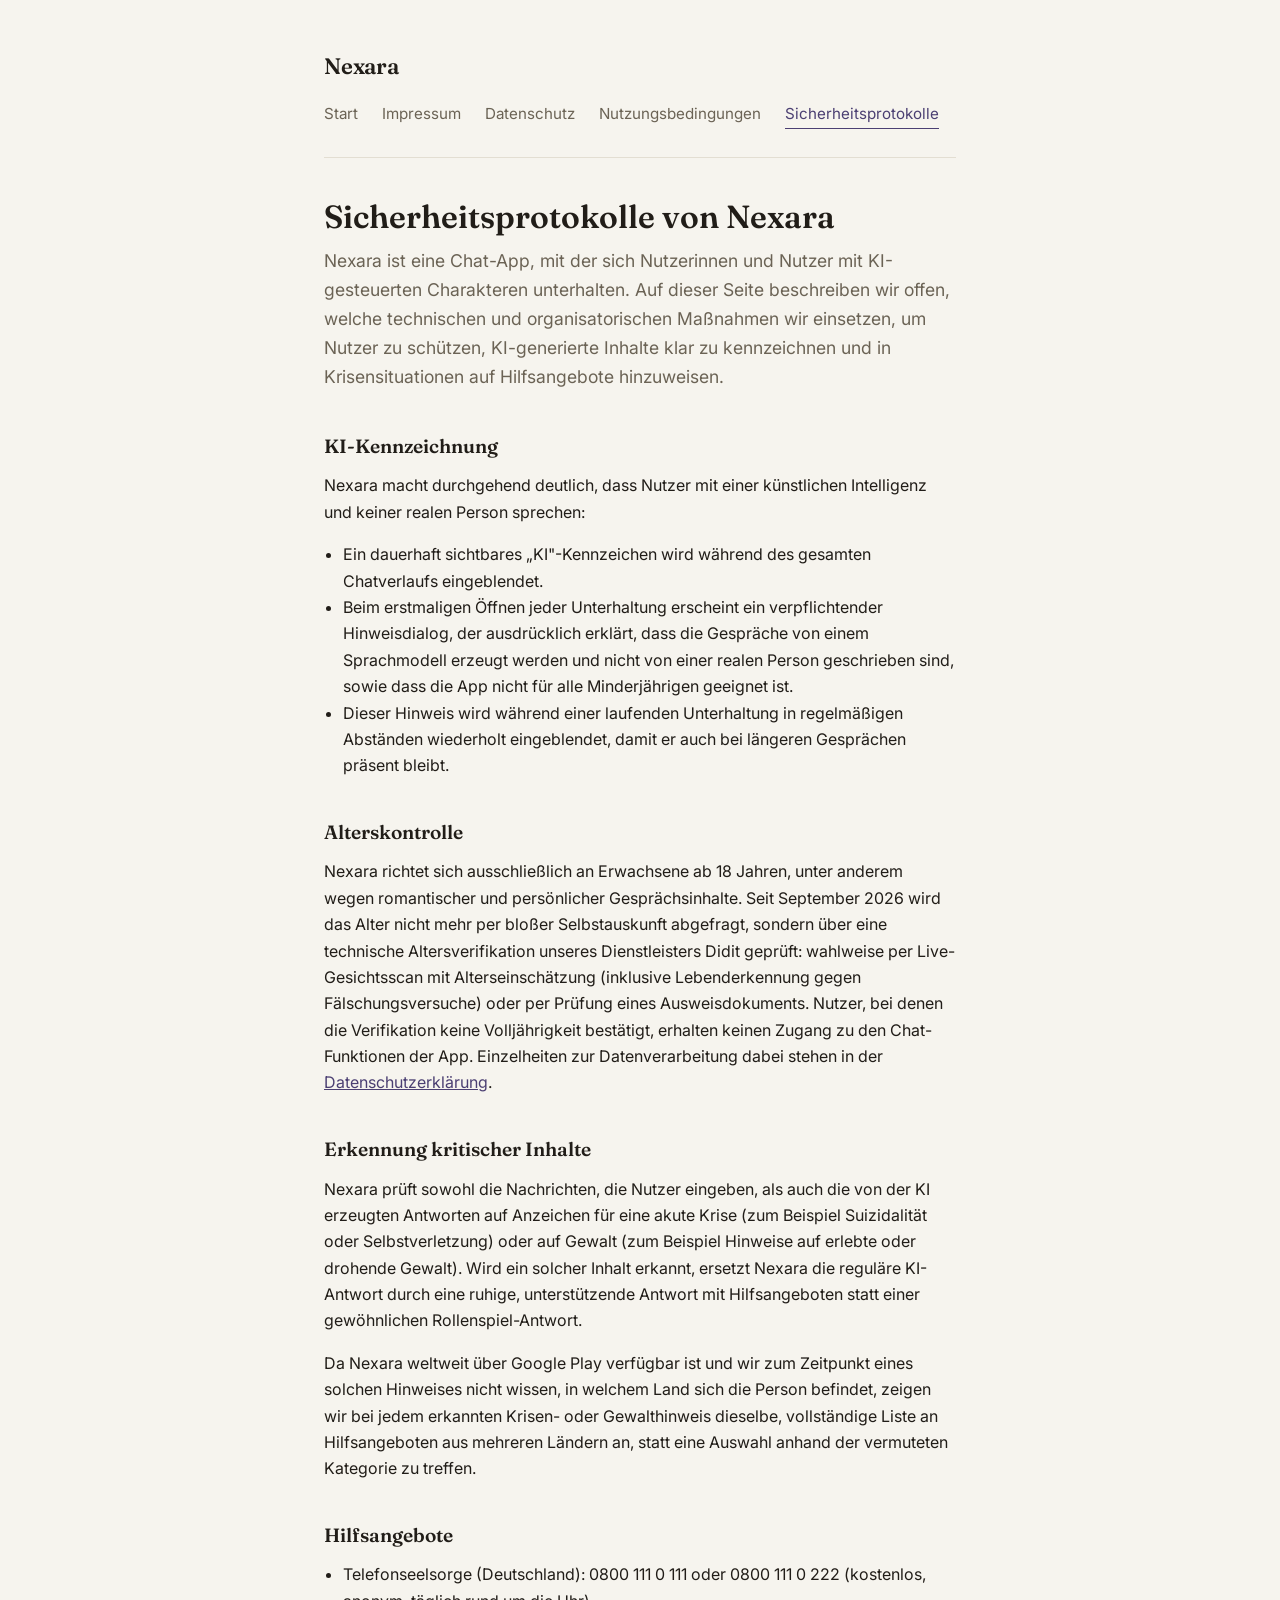
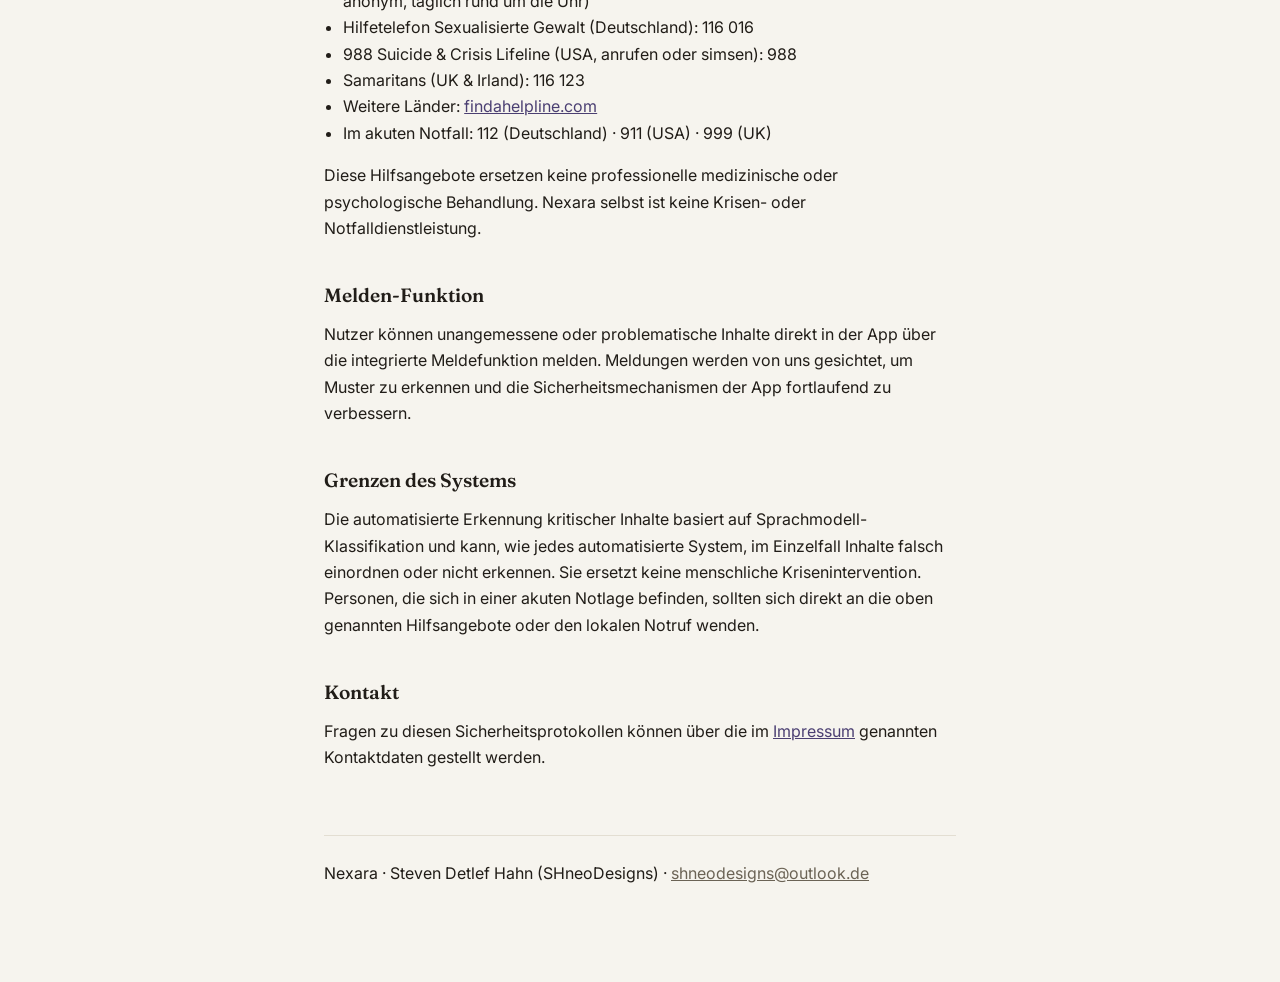
<file: sicherheitsprotokolle.html>
<!DOCTYPE html>
<html lang="de">
<head>
<meta charset="UTF-8">
<meta name="viewport" content="width=device-width, initial-scale=1">
<title>Nexara – Sicherheitsprotokolle</title>
<meta name="description" content="Sicherheitsprotokolle der App Nexara: KI-Kennzeichnung, Alterskontrolle, Erkennung kritischer Inhalte und Hilfsangebote.">
<link rel="preconnect" href="https://fonts.googleapis.com">
<link href="https://fonts.googleapis.com/css2?family=Fraunces:wght@500;600&family=Inter:wght@400;500&display=swap" rel="stylesheet">
<link rel="stylesheet" href="style.css">
</head>
<body>
<div class="wrap">
  <header class="site">
    <a class="wordmark" href="index.html">Nexara</a>
    <nav class="site">
      <a href="index.html">Start</a>
      <a href="impressum.html">Impressum</a>
      <a href="datenschutz.html">Datenschutz</a>
      <a href="nutzungsbedingungen.html">Nutzungsbedingungen</a>
      <a href="sicherheitsprotokolle.html" aria-current="page">Sicherheitsprotokolle</a>
    </nav>
  </header>
  <main>
    <h1>Sicherheitsprotokolle von Nexara</h1>
    <p class="intro">
      Nexara ist eine Chat-App, mit der sich Nutzerinnen und Nutzer mit
      KI-gesteuerten Charakteren unterhalten. Auf dieser Seite beschreiben
      wir offen, welche technischen und organisatorischen Maßnahmen wir
      einsetzen, um Nutzer zu schützen, KI-generierte Inhalte klar zu
      kennzeichnen und in Krisensituationen auf Hilfsangebote hinzuweisen.
    </p>

    <h2>KI-Kennzeichnung</h2>
    <p>
      Nexara macht durchgehend deutlich, dass Nutzer mit einer künstlichen
      Intelligenz und keiner realen Person sprechen:
    </p>
    <ul>
      <li>Ein dauerhaft sichtbares „KI"-Kennzeichen wird während des
      gesamten Chatverlaufs eingeblendet.</li>
      <li>Beim erstmaligen Öffnen jeder Unterhaltung erscheint ein
      verpflichtender Hinweisdialog, der ausdrücklich erklärt, dass die
      Gespräche von einem Sprachmodell erzeugt werden und nicht von einer
      realen Person geschrieben sind, sowie dass die App nicht für alle
      Minderjährigen geeignet ist.</li>
      <li>Dieser Hinweis wird während einer laufenden Unterhaltung in
      regelmäßigen Abständen wiederholt eingeblendet, damit er auch bei
      längeren Gesprächen präsent bleibt.</li>
    </ul>

    <h2>Alterskontrolle</h2>
    <p>
            Nexara richtet sich ausschließlich an Erwachsene ab 18 Jahren, unter
      anderem wegen romantischer und persönlicher Gesprächsinhalte. Seit
      September 2026 wird das Alter nicht mehr per bloßer Selbstauskunft
      abgefragt, sondern über eine technische Altersverifikation unseres
      Dienstleisters Didit geprüft: wahlweise per Live-Gesichtsscan mit
      Alterseinschätzung (inklusive Lebenderkennung gegen Fälschungsversuche)
      oder per Prüfung eines Ausweisdokuments. Nutzer, bei denen die
      Verifikation keine Volljährigkeit bestätigt, erhalten keinen Zugang zu
      den Chat-Funktionen der App. Einzelheiten zur Datenverarbeitung dabei
      stehen in der <a href="datenschutz.html">Datenschutzerklärung</a>.
    </p>

    <h2>Erkennung kritischer Inhalte</h2>
    <p>
      Nexara prüft sowohl die Nachrichten, die Nutzer eingeben, als auch die
      von der KI erzeugten Antworten auf Anzeichen für eine akute Krise
      (zum Beispiel Suizidalität oder Selbstverletzung) oder auf Gewalt
      (zum Beispiel Hinweise auf erlebte oder drohende Gewalt). Wird ein
      solcher Inhalt erkannt, ersetzt Nexara die reguläre KI-Antwort durch
      eine ruhige, unterstützende Antwort mit Hilfsangeboten statt einer
      gewöhnlichen Rollenspiel-Antwort.
    </p>
    <p>
      Da Nexara weltweit über Google Play verfügbar ist und wir zum
      Zeitpunkt eines solchen Hinweises nicht wissen, in welchem Land sich
      die Person befindet, zeigen wir bei jedem erkannten Krisen- oder
      Gewalthinweis dieselbe, vollständige Liste an Hilfsangeboten aus
      mehreren Ländern an, statt eine Auswahl anhand der vermuteten
      Kategorie zu treffen.
    </p>

    <h2>Hilfsangebote</h2>
    <ul>
      <li>Telefonseelsorge (Deutschland): 0800 111 0 111 oder
      0800 111 0 222 (kostenlos, anonym, täglich rund um die Uhr)</li>
      <li>Hilfetelefon Sexualisierte Gewalt (Deutschland): 116 016</li>
      <li>988 Suicide &amp; Crisis Lifeline (USA, anrufen oder simsen): 988</li>
      <li>Samaritans (UK &amp; Irland): 116 123</li>
      <li>Weitere Länder: <a href="https://findahelpline.com" target="_blank" rel="noopener">findahelpline.com</a></li>
      <li>Im akuten Notfall: 112 (Deutschland) · 911 (USA) · 999 (UK)</li>
    </ul>
    <p>
      Diese Hilfsangebote ersetzen keine professionelle medizinische oder
      psychologische Behandlung. Nexara selbst ist keine Krisen- oder
      Notfalldienstleistung.
    </p>

    <h2>Melden-Funktion</h2>
    <p>
      Nutzer können unangemessene oder problematische Inhalte direkt in der
      App über die integrierte Meldefunktion melden. Meldungen werden von
      uns gesichtet, um Muster zu erkennen und die Sicherheitsmechanismen
      der App fortlaufend zu verbessern.
    </p>

    <h2>Grenzen des Systems</h2>
    <p>
      Die automatisierte Erkennung kritischer Inhalte basiert auf
      Sprachmodell-Klassifikation und kann, wie jedes automatisierte
      System, im Einzelfall Inhalte falsch einordnen oder nicht erkennen.
      Sie ersetzt keine menschliche Krisenintervention. Personen, die sich
      in einer akuten Notlage befinden, sollten sich direkt an die oben
      genannten Hilfsangebote oder den lokalen Notruf wenden.
    </p>

    <h2>Kontakt</h2>
    <p>
      Fragen zu diesen Sicherheitsprotokollen können über die im
      <a href="impressum.html">Impressum</a> genannten Kontaktdaten gestellt
      werden.
    </p>
  </main>
  <footer class="site">
    <p>Nexara · Steven Detlef Hahn (SHneoDesigns) · <a href="mailto:shneodesigns@outlook.de">shneodesigns@outlook.de</a></p>
  </footer>
</div>
</body>
</html>
</file>
<file: style.css>
:root {
  --bg: #F6F4EE;
  --ink: #211D18;
  --ink-muted: #6B6355;
  --accent: #4B3F72;
  --accent-soft: #EFEAF7;
  --border: #E3DED2;
}

* { box-sizing: border-box; }

body {
  background: var(--bg);
  color: var(--ink);
  font-family: 'Inter', -apple-system, Segoe UI, Roboto, sans-serif;
  line-height: 1.65;
  margin: 0;
  -webkit-font-smoothing: antialiased;
}

.wrap {
  max-width: 680px;
  margin: 0 auto;
  padding: 3rem 1.5rem 5rem;
}

header.site {
  display: flex;
  justify-content: space-between;
  align-items: baseline;
  flex-wrap: wrap;
  row-gap: 1rem;
  column-gap: 2rem;
  padding-bottom: 1.75rem;
  border-bottom: 1px solid var(--border);
  margin-bottom: 2.5rem;
}

.wordmark {
  font-family: 'Fraunces', Georgia, serif;
  font-size: 1.4rem;
  font-weight: 600;
  letter-spacing: -0.01em;
  color: var(--ink);
  text-decoration: none;
}

nav.site {
  display: flex;
  flex-wrap: wrap;
  column-gap: 1.5rem;
  row-gap: 0.4rem;
}

nav.site a {
  color: var(--ink-muted);
  text-decoration: none;
  font-size: 0.95rem;
  padding-bottom: 2px;
  border-bottom: 1px solid transparent;
}

nav.site a:hover {
  color: var(--ink);
}

nav.site a[aria-current="page"] {
  color: var(--accent);
  border-bottom: 1px solid var(--accent);
}

h1 {
  font-family: 'Fraunces', Georgia, serif;
  font-weight: 600;
  font-size: 2rem;
  line-height: 1.2;
  margin: 0 0 0.6rem;
}

.meta {
  color: var(--ink-muted);
  font-size: 0.9rem;
  margin-bottom: 2.5rem;
}

h2 {
  font-family: 'Fraunces', Georgia, serif;
  font-weight: 600;
  font-size: 1.2rem;
  margin-top: 2.4rem;
  margin-bottom: 0.6rem;
  color: var(--ink);
}

p, li {
  font-size: 1rem;
  color: var(--ink);
}

p {
  margin: 0 0 1rem;
}

ul {
  padding-left: 1.2rem;
  margin: 0 0 1rem;
}

a {
  color: var(--accent);
}

a:hover {
  text-decoration-thickness: 2px;
}

section + section {
  margin-top: 0;
}

.intro {
  font-size: 1.1rem;
  color: var(--ink-muted);
  max-width: 58ch;
  margin-bottom: 2.5rem;
}

.doclist {
  list-style: none;
  padding: 0;
  margin: 0;
  display: flex;
  flex-direction: column;
  gap: 0.9rem;
}

.doclist a {
  display: block;
  padding: 1rem 1.25rem;
  border: 1px solid var(--border);
  border-radius: 4px;
  text-decoration: none;
  color: var(--ink);
  background: #FFFFFF;
}

.doclist a:hover {
  border-color: var(--accent);
}

.doclist .label {
  font-family: 'Fraunces', Georgia, serif;
  font-size: 1.05rem;
  display: block;
}

.doclist .desc {
  color: var(--ink-muted);
  font-size: 0.9rem;
  margin-top: 0.25rem;
  display: block;
}

footer.site {
  margin-top: 4rem;
  padding-top: 1.5rem;
  border-top: 1px solid var(--border);
  color: var(--ink-muted);
  font-size: 0.85rem;
}

footer.site a {
  color: var(--ink-muted);
}

@media (max-width: 480px) {
  h1 { font-size: 1.6rem; }
  .wrap { padding: 2rem 1.25rem 3.5rem; }
}
</file>
